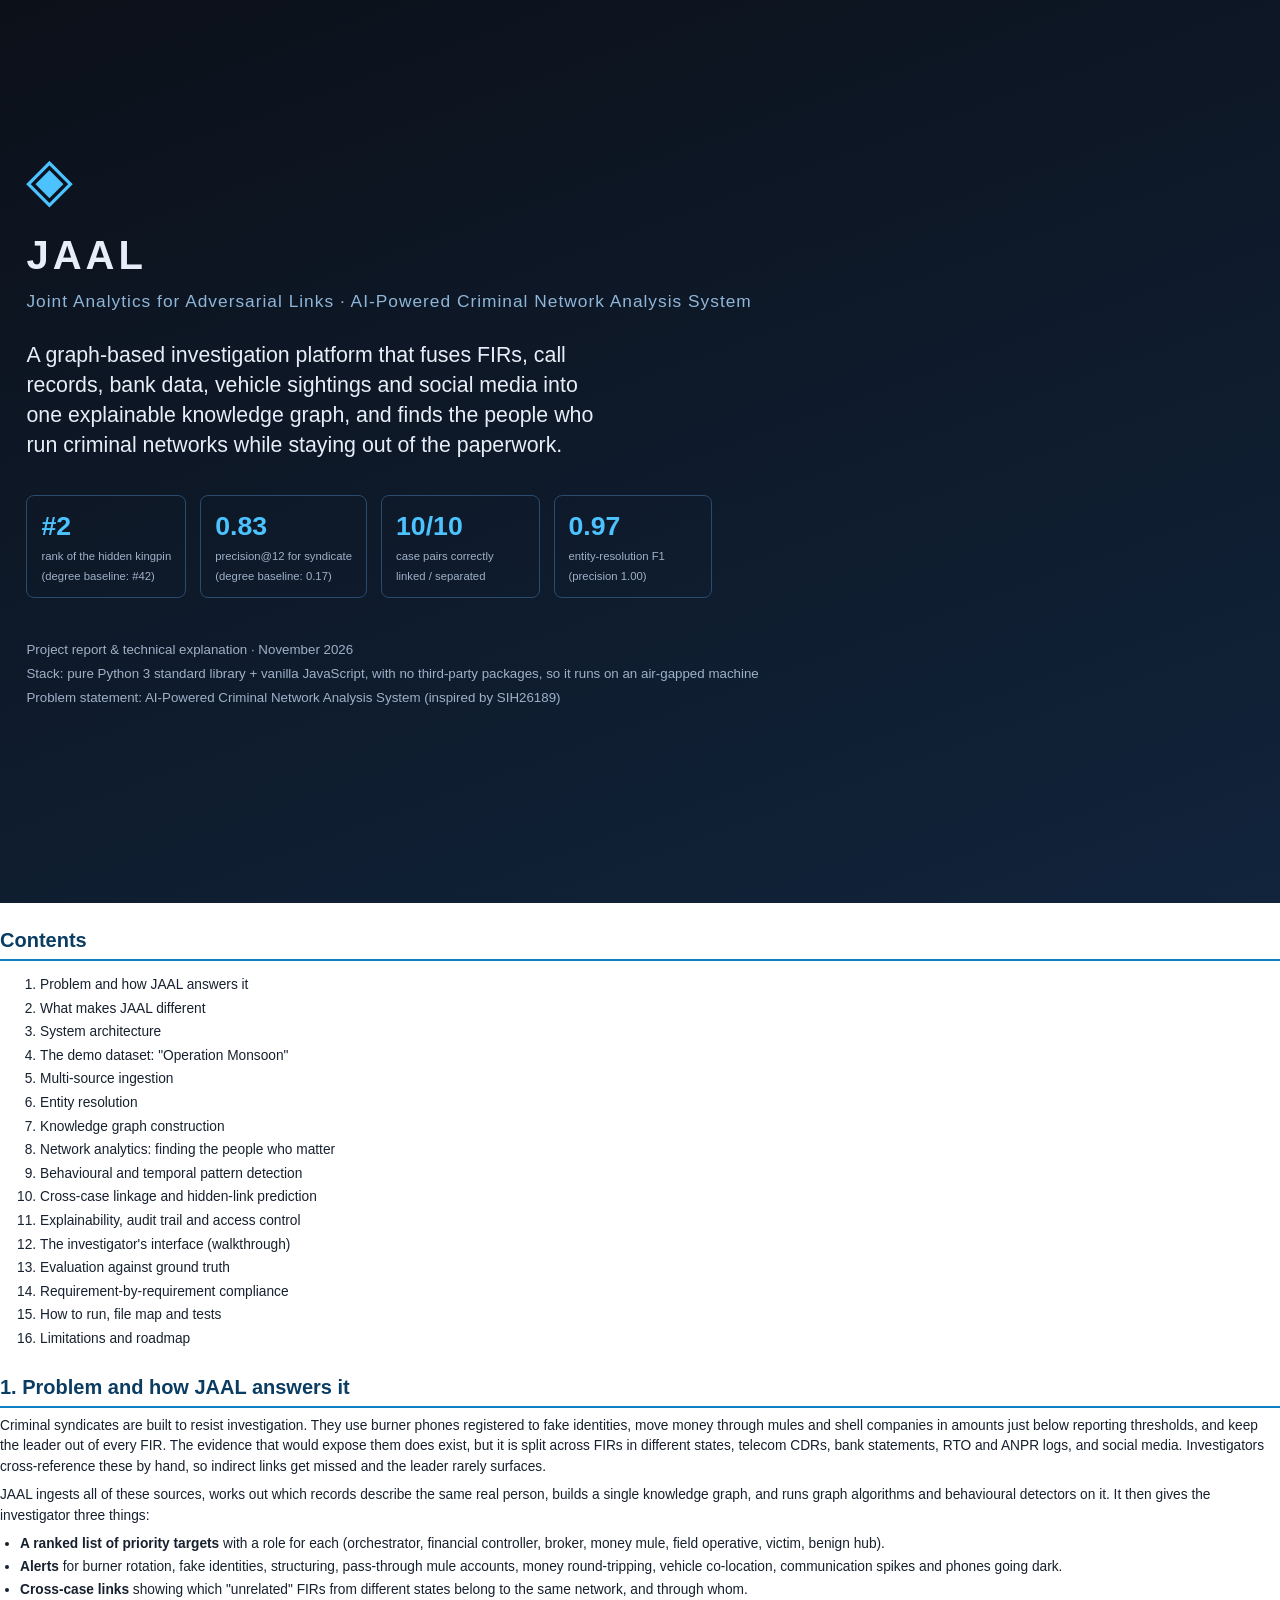
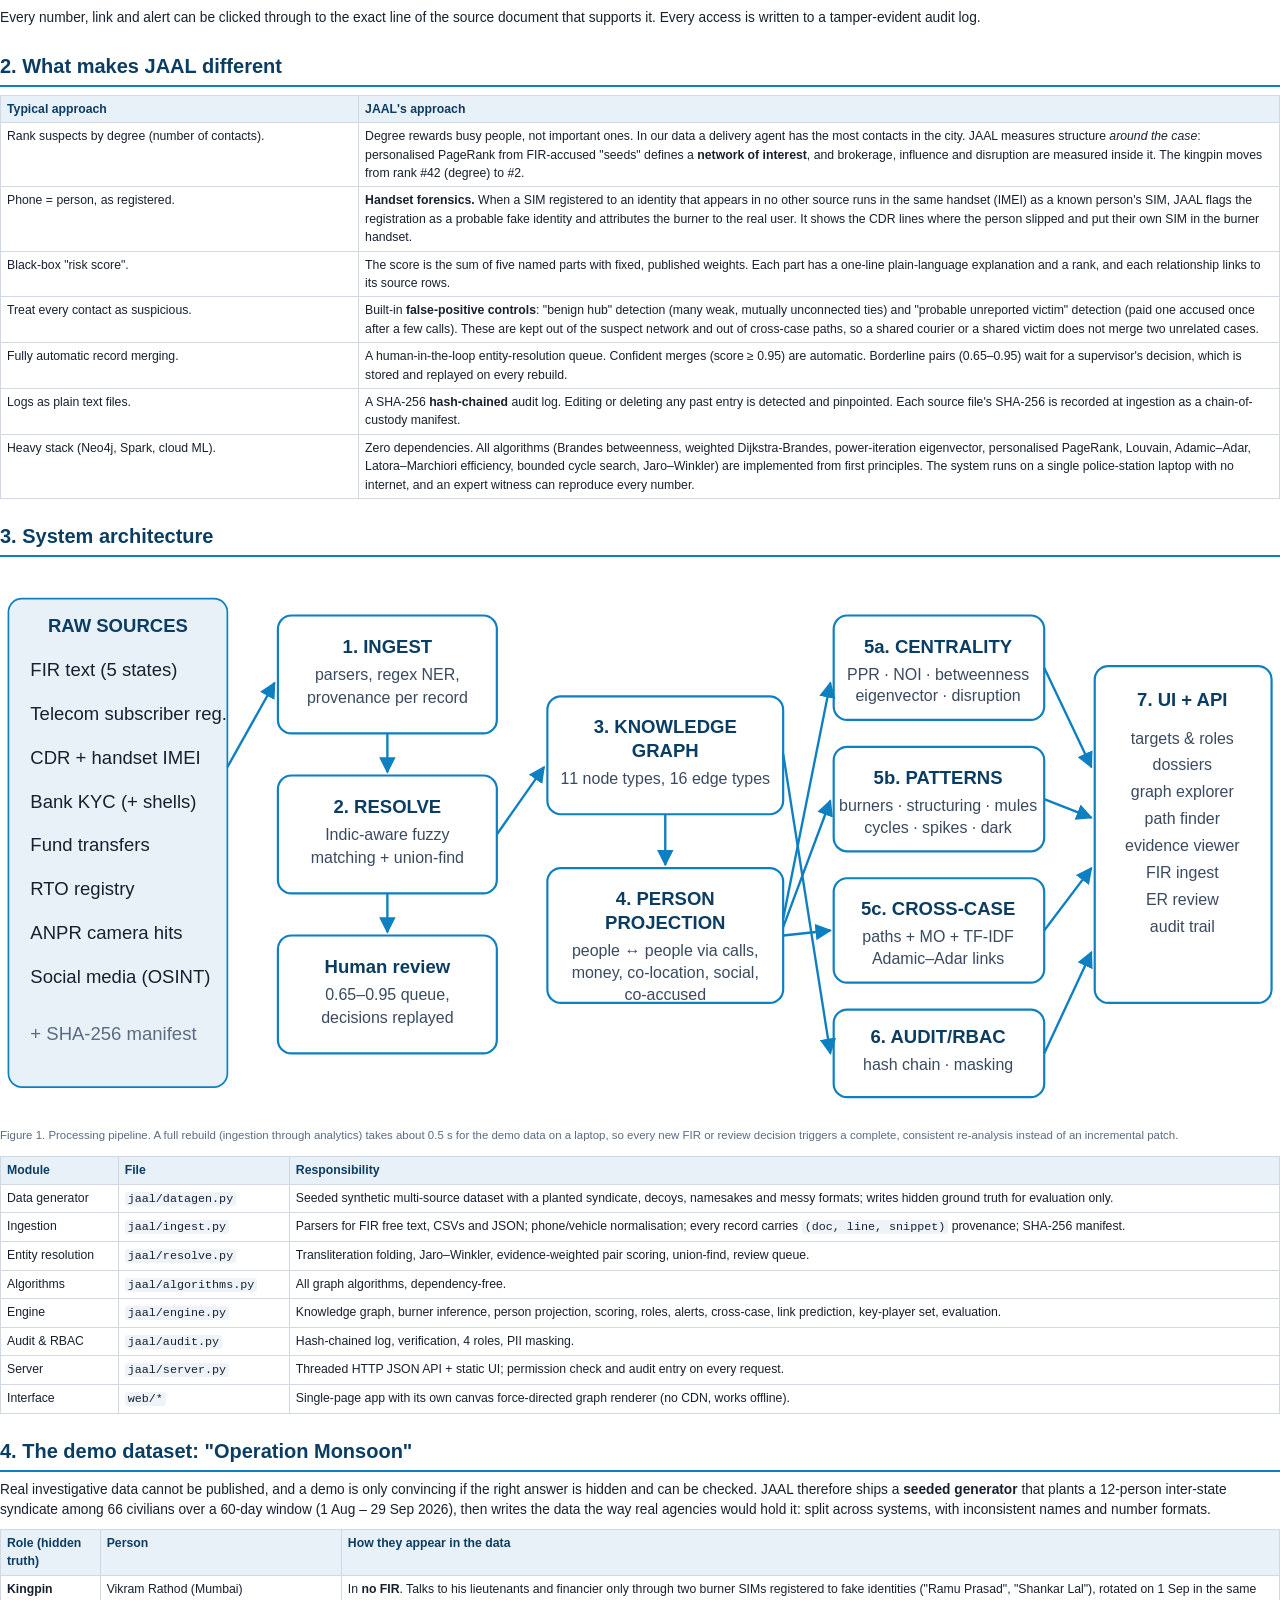
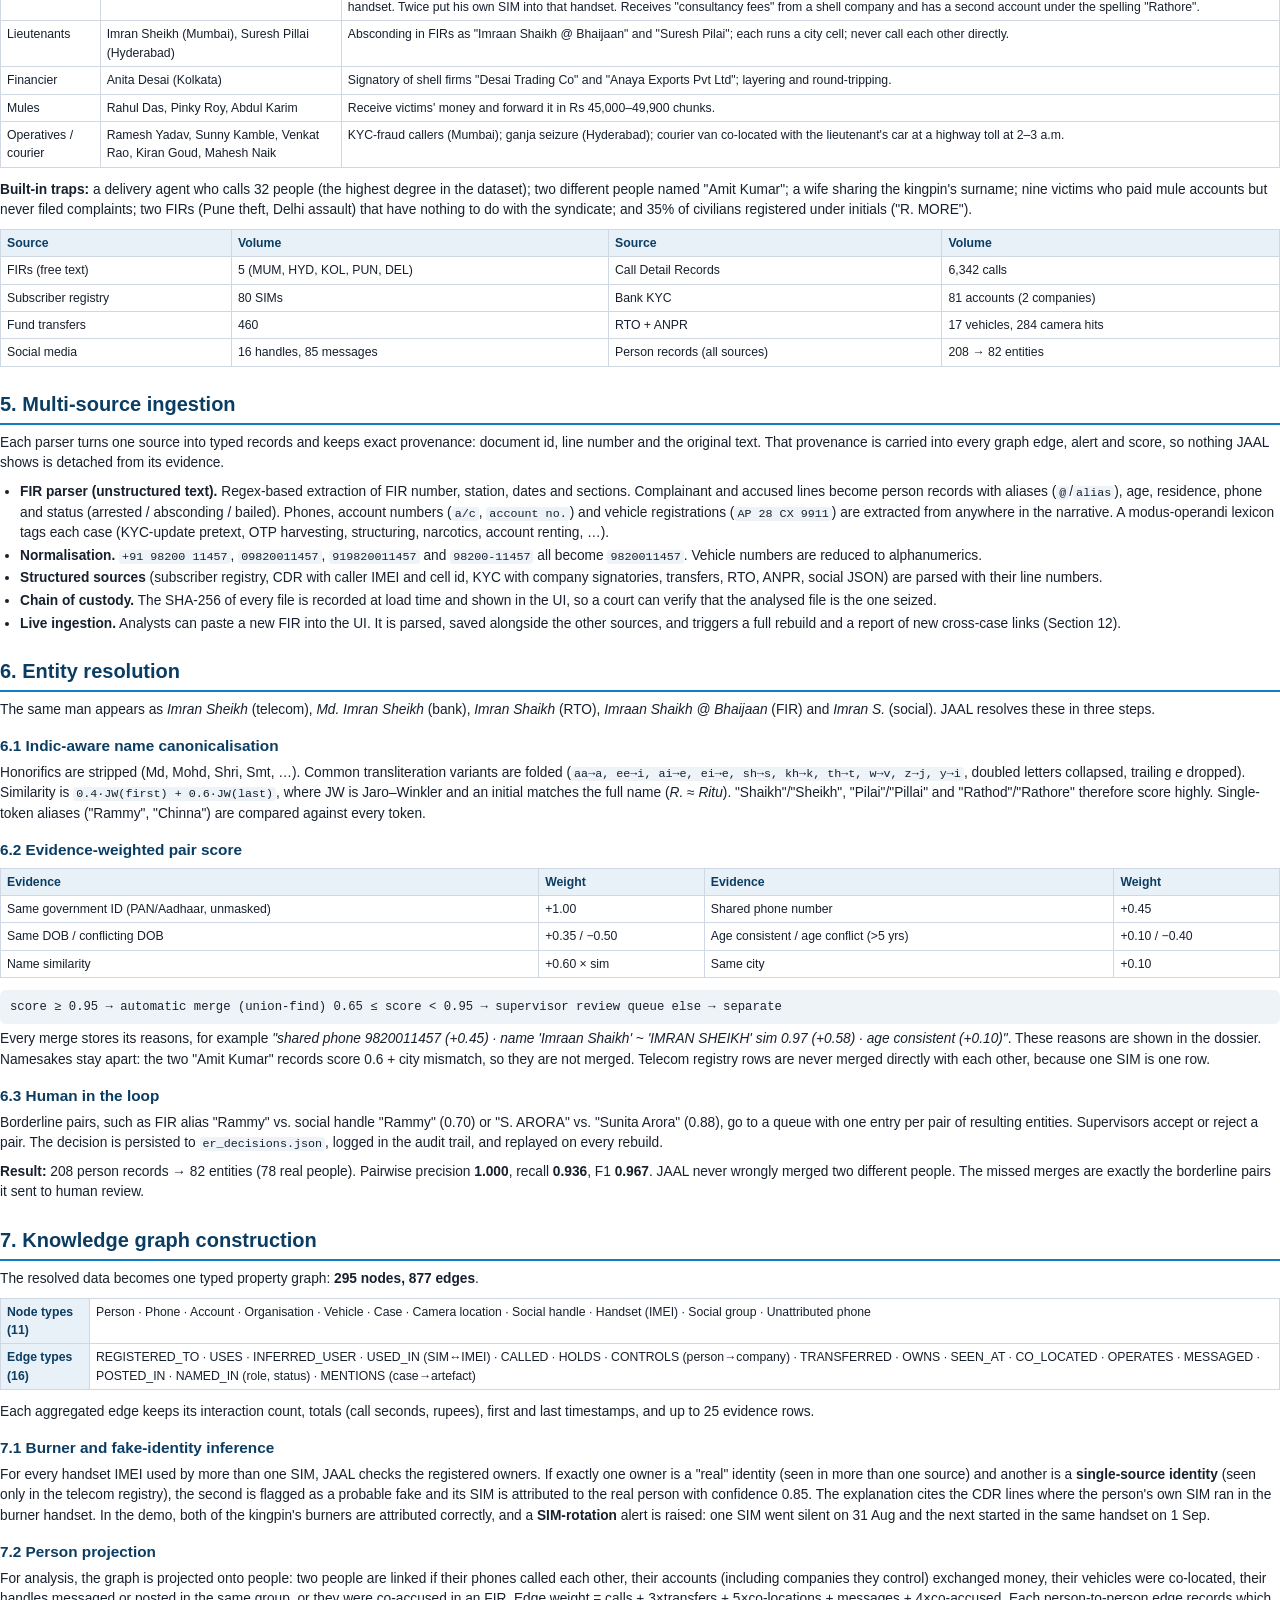
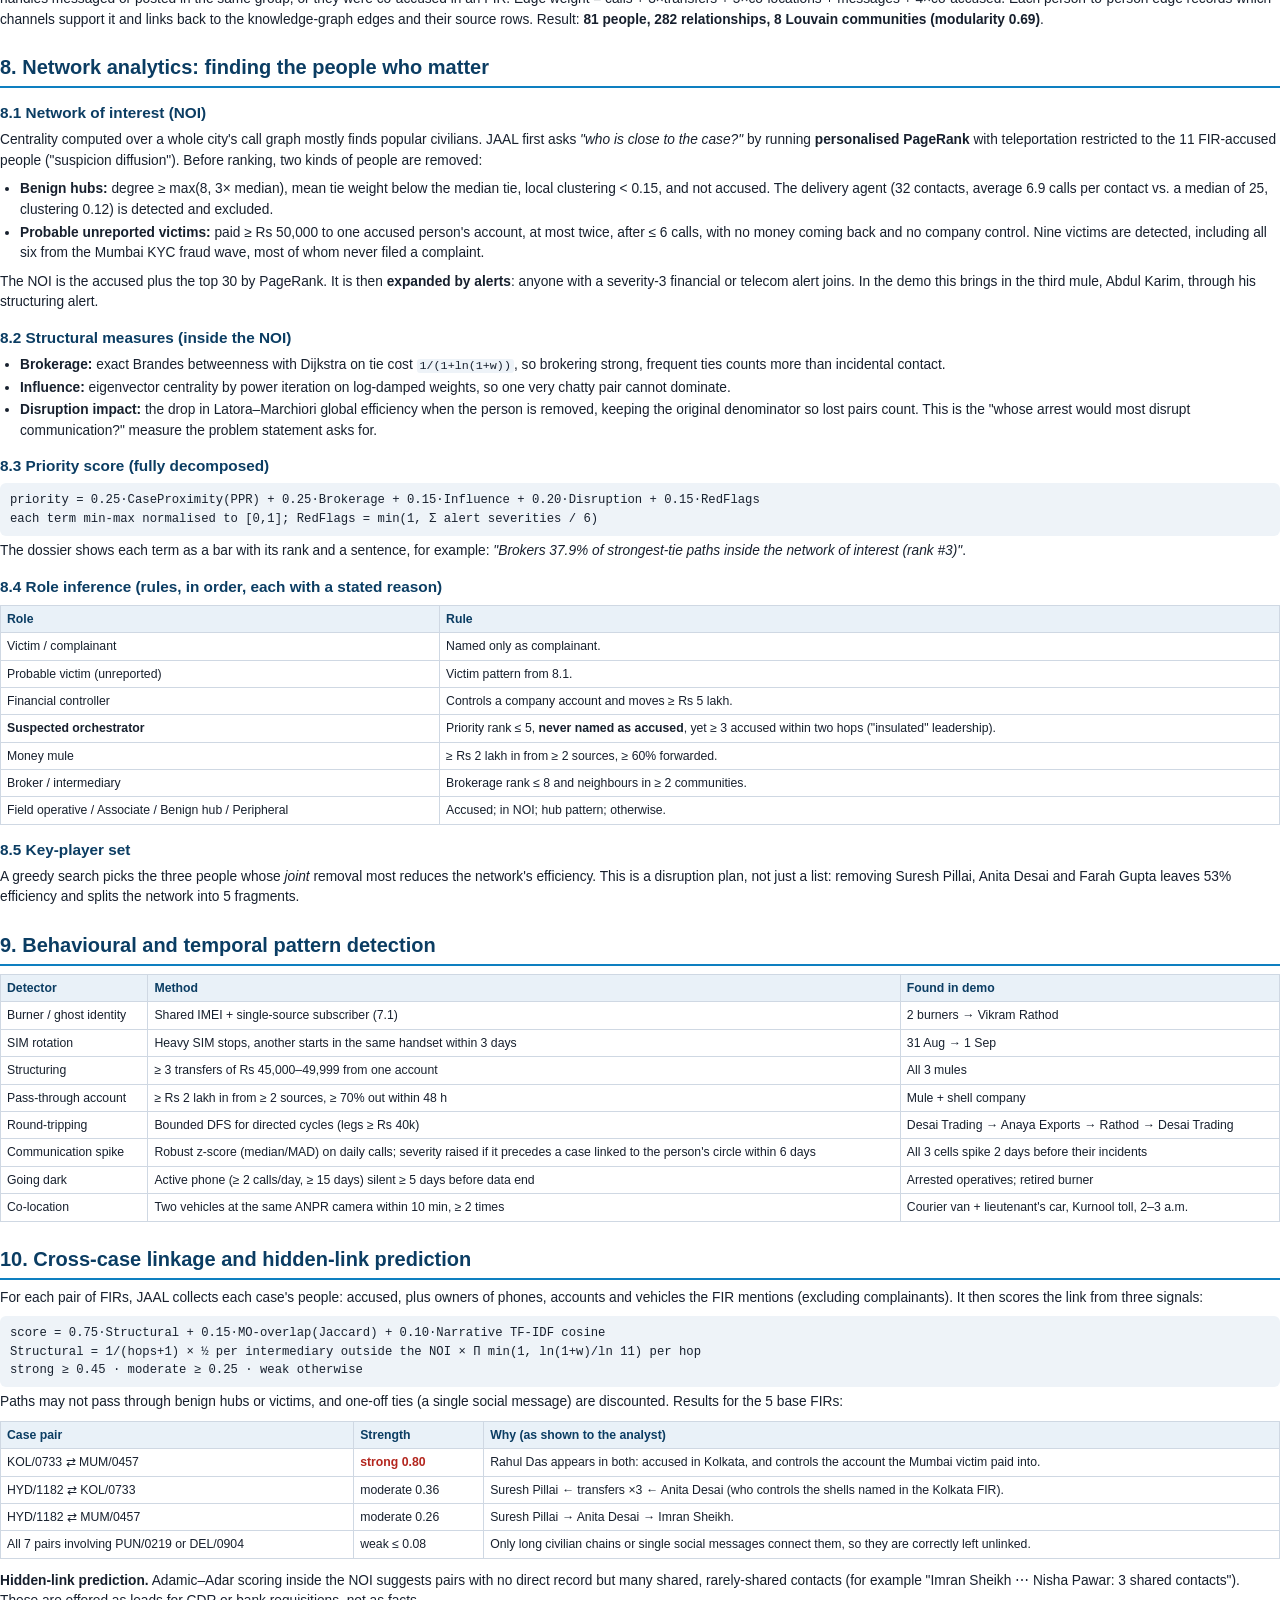
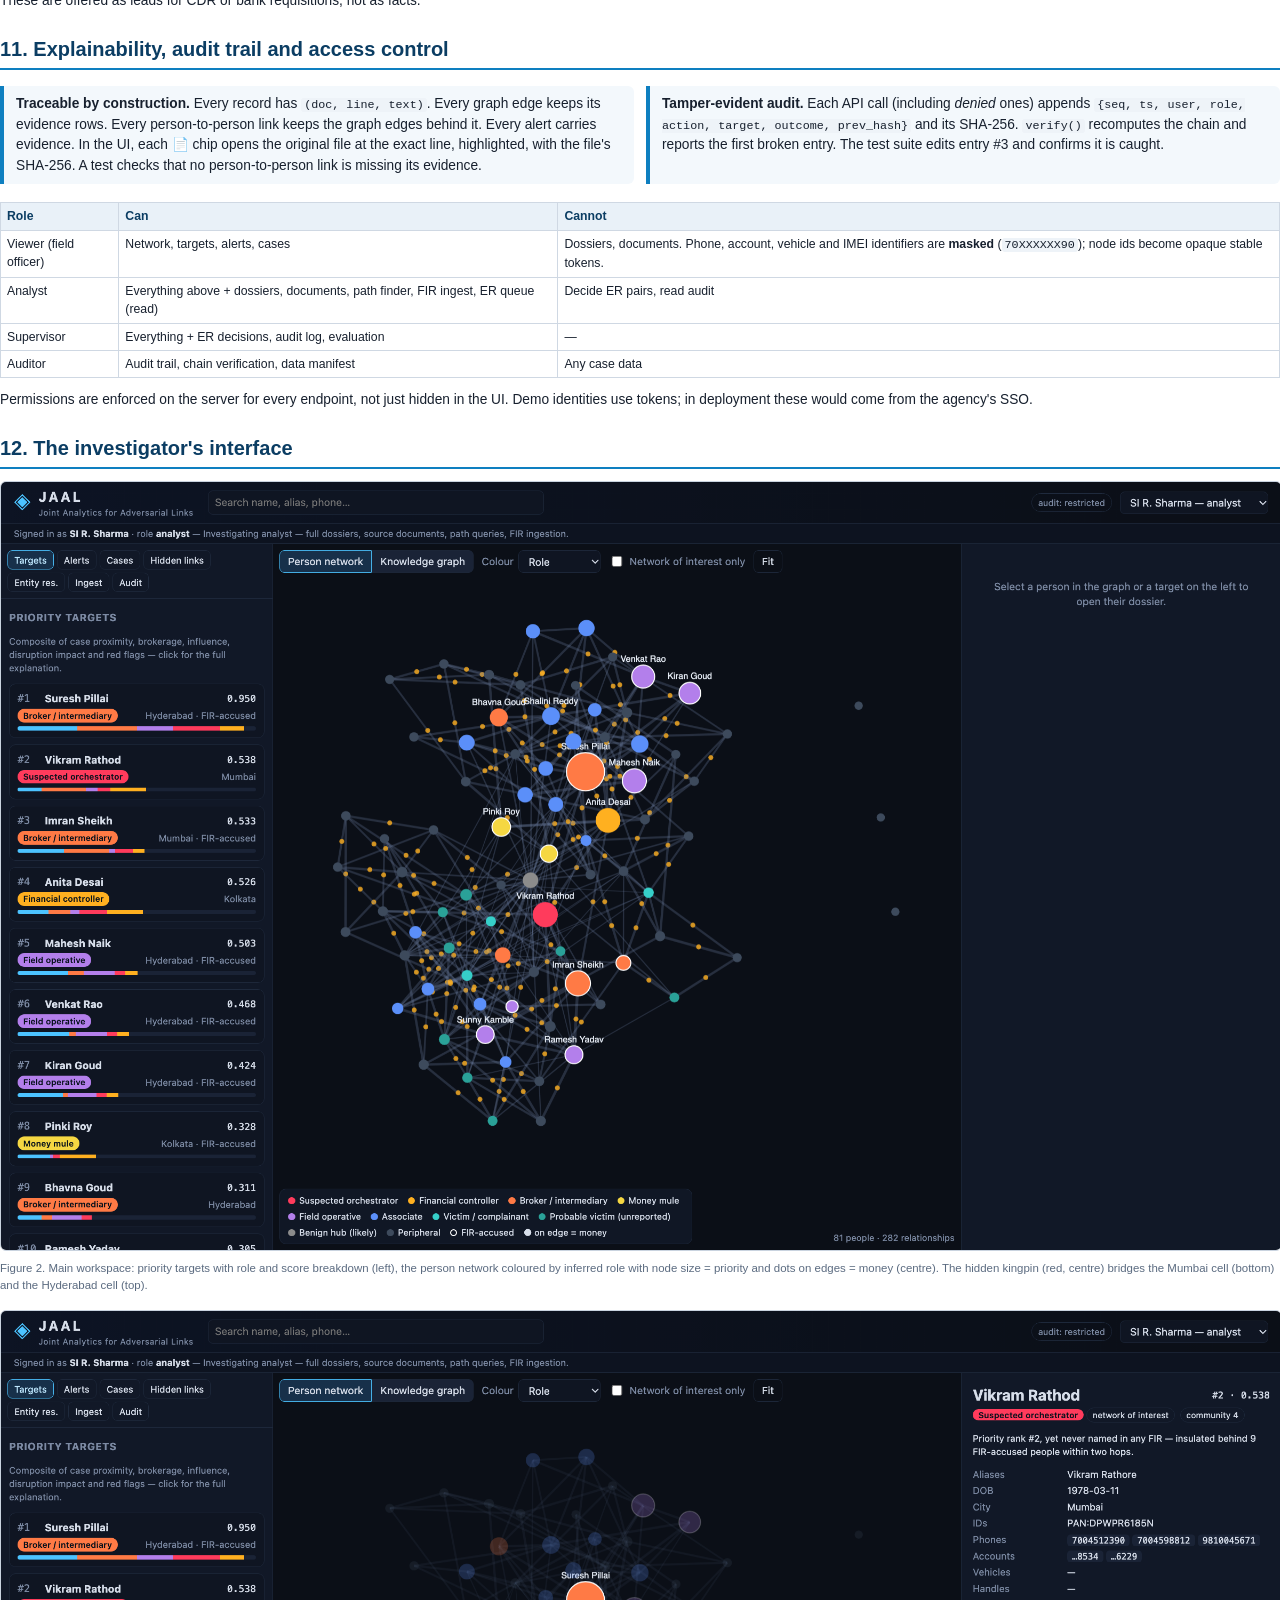
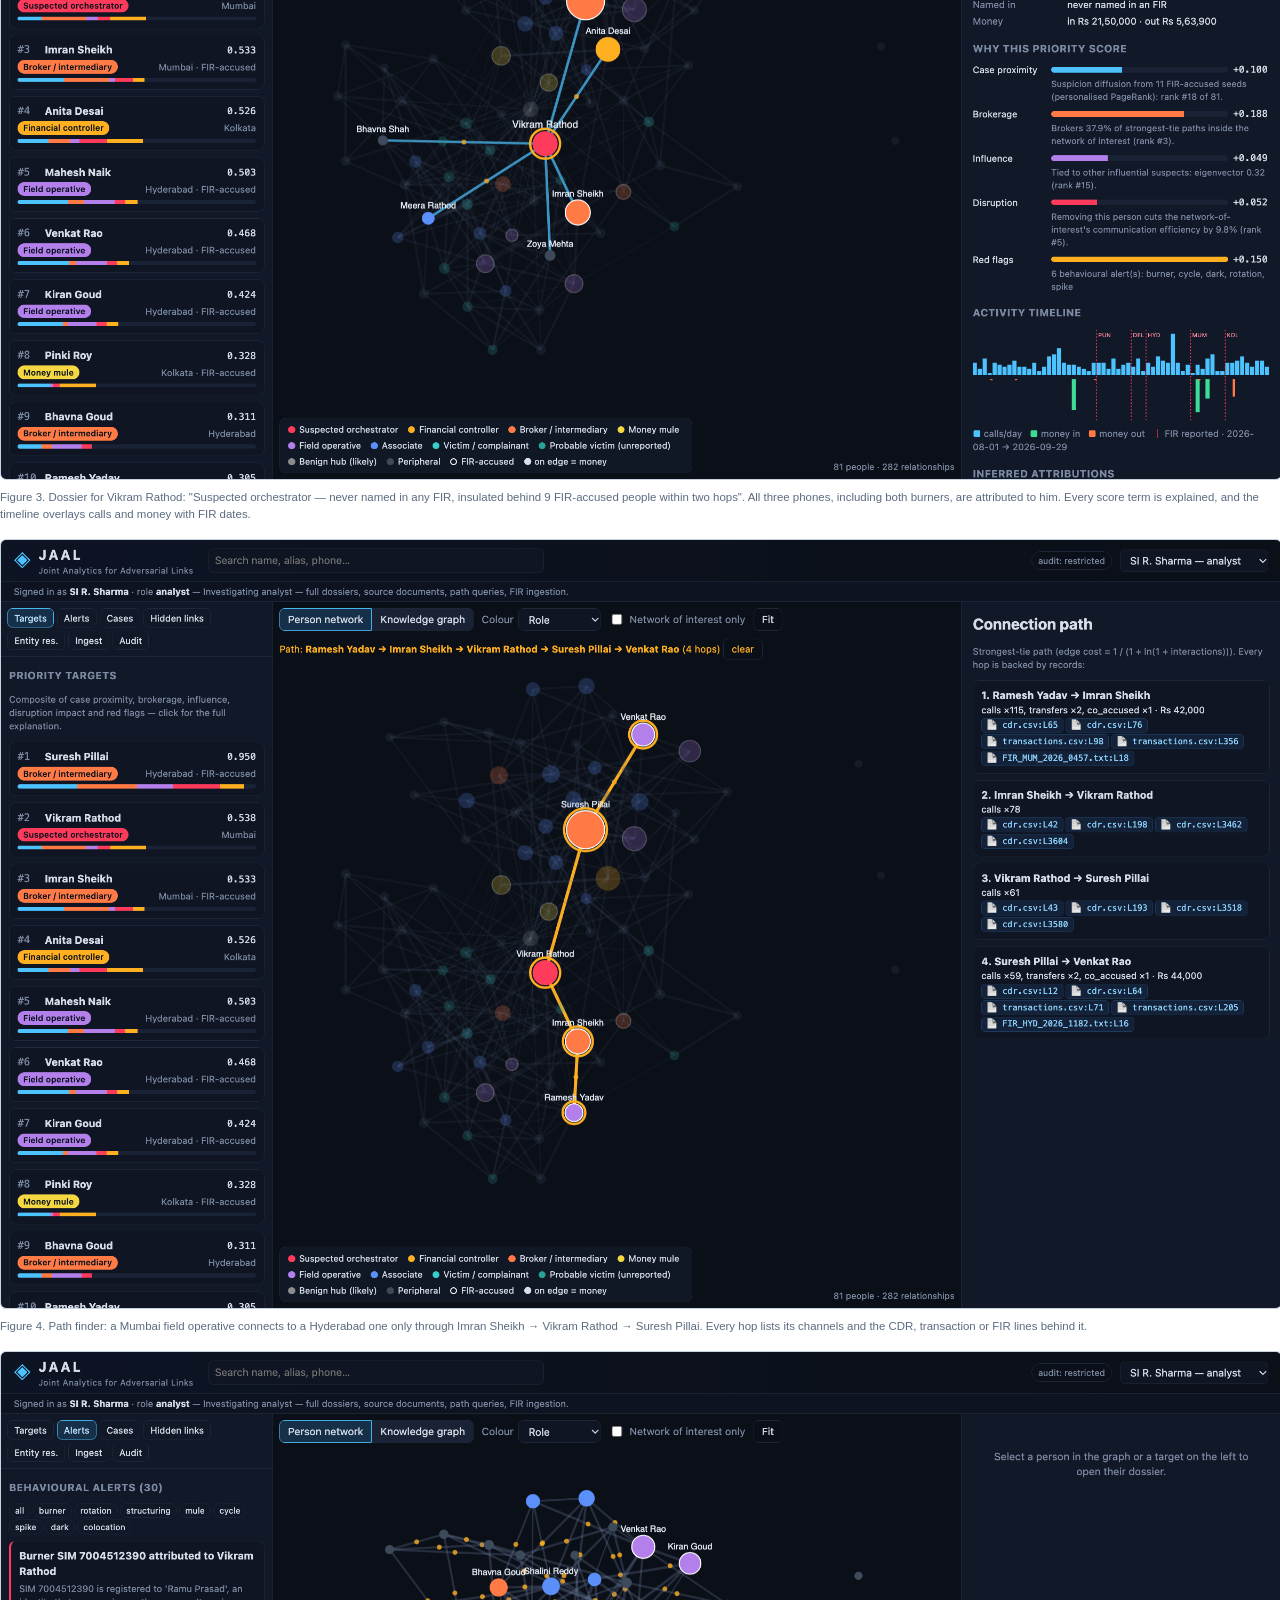
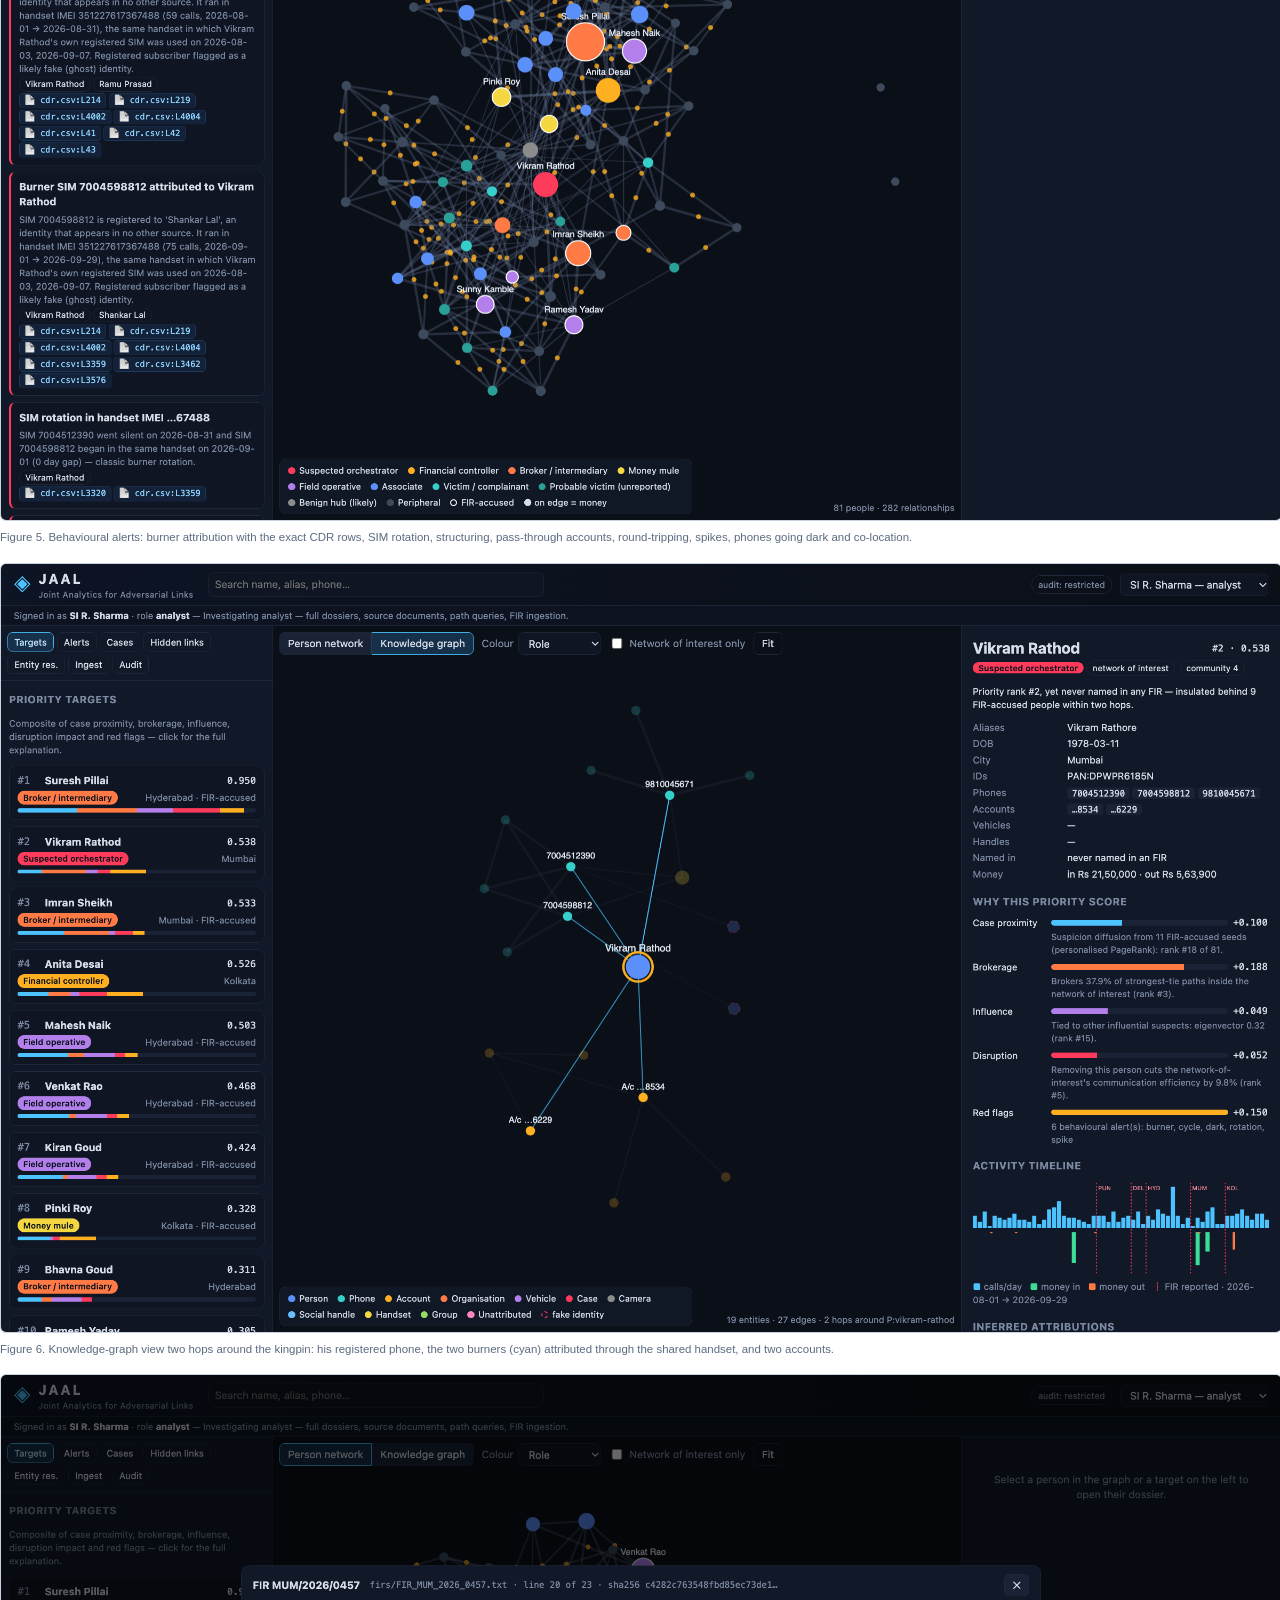
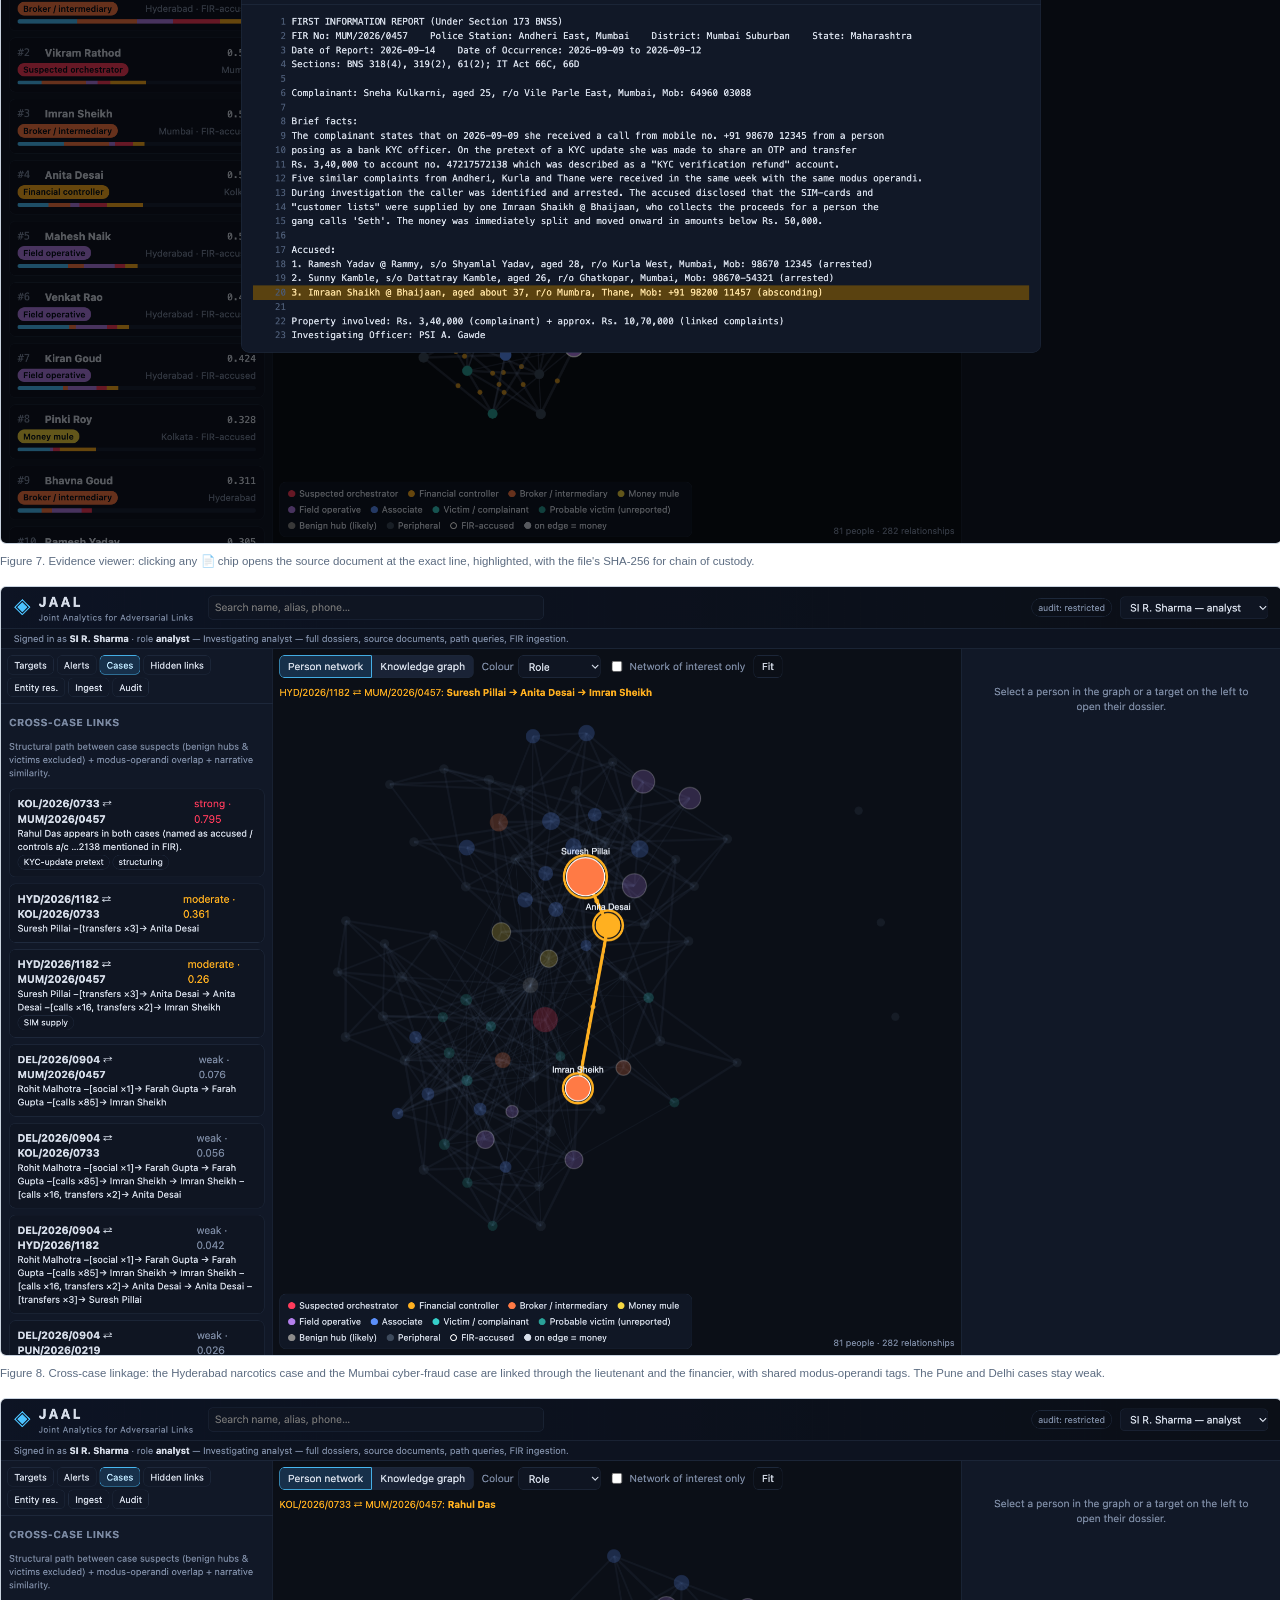
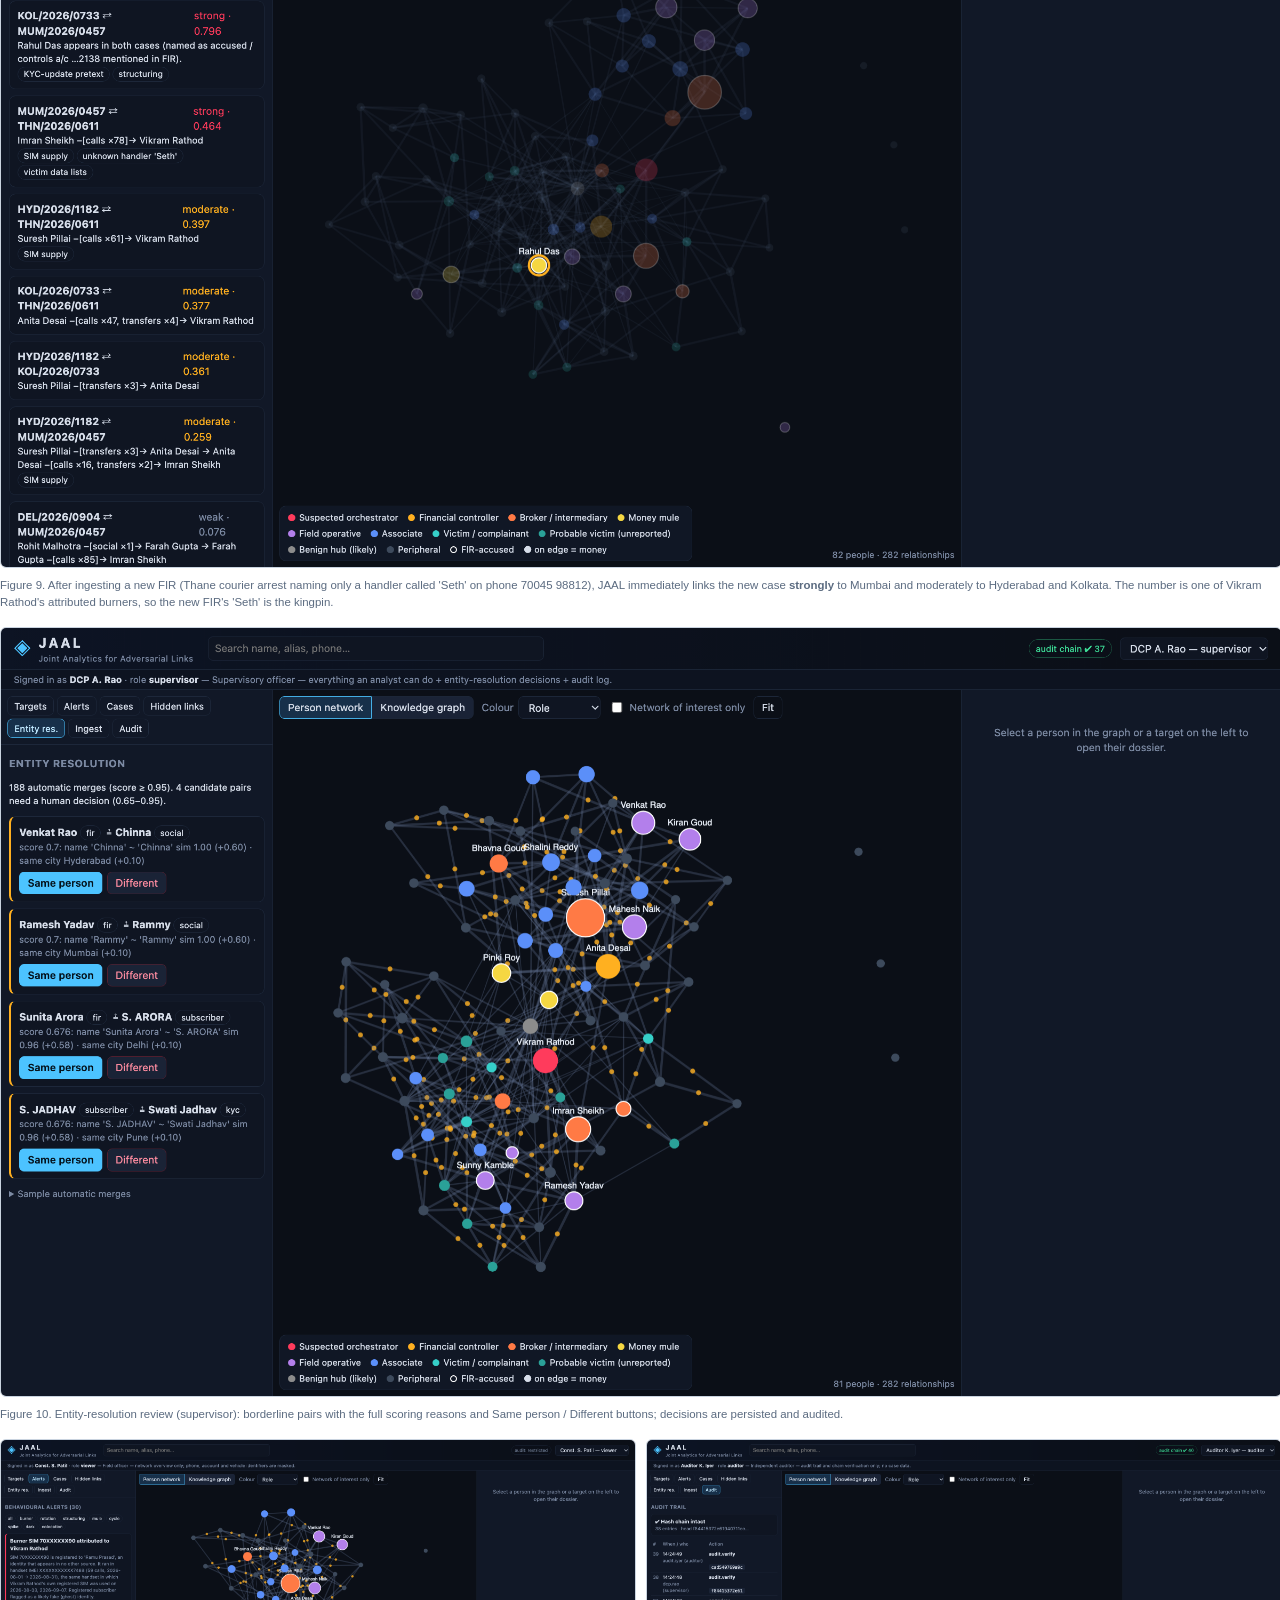
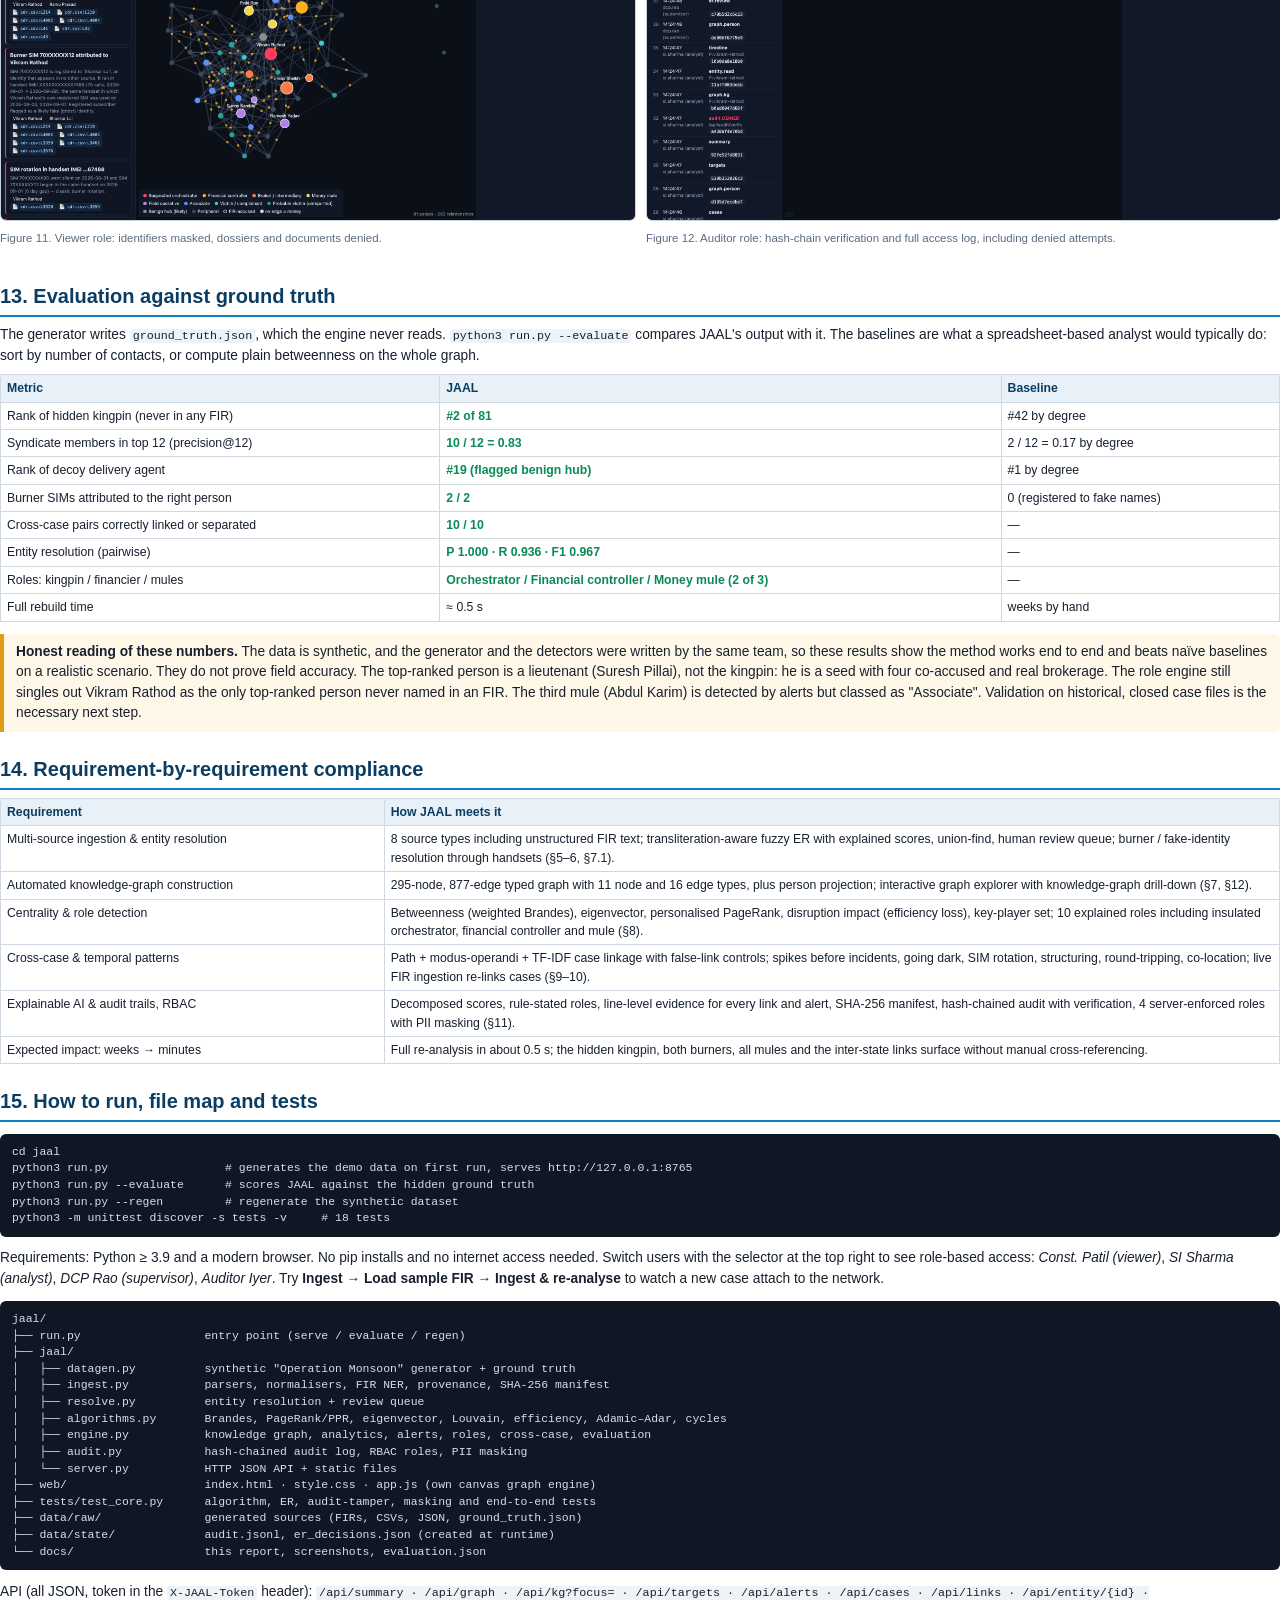
<file: docs/report.html>
<!doctype html>
<html lang="en"><head><meta charset="utf-8"><title>JAAL — Project Report</title>
<style>
@page { size: A4; margin: 16mm 15mm 16mm 15mm; }
body { font: 10.3pt/1.5 -apple-system, "Segoe UI", Inter, Helvetica, Arial, sans-serif; color: #17202e; margin: 0; }
h1 { font-size: 30pt; margin: 0; letter-spacing: 4px; }
h2 { font-size: 15pt; margin: 22px 0 8px; padding-bottom: 4px; border-bottom: 2px solid #0e7fc0; color: #0b3d63; page-break-after: avoid; }
h3 { font-size: 11.5pt; margin: 14px 0 5px; color: #0b3d63; page-break-after: avoid; }
p { margin: 5px 0 8px; }
code, .mono { font-family: Menlo, Consolas, monospace; font-size: 8.8pt; background: #eef3f8; padding: 0 3px; border-radius: 3px; }
pre { font: 8.6pt/1.45 Menlo, Consolas, monospace; background: #0f1724; color: #d7deea; padding: 10px 12px; border-radius: 6px; white-space: pre-wrap; page-break-inside: avoid; }
table { width: 100%; border-collapse: collapse; margin: 6px 0 12px; font-size: 9.2pt; page-break-inside: avoid; }
th, td { border: 1px solid #cfd8e3; padding: 4px 6px; text-align: left; vertical-align: top; }
th { background: #e9f1f8; color: #0b3d63; }
.cover { height: 255mm; display: flex; flex-direction: column; justify-content: center; page-break-after: always;
  background: linear-gradient(160deg, #0b0f17 0%, #11243c 100%); color: #e8eef7; margin: -16mm -15mm 0; padding: 0 22mm; }
.cover .logo { font-size: 46pt; color: #4cc3ff; }
.cover .sub { font-size: 13pt; color: #8fb6d8; margin-top: 4px; letter-spacing: 1px; }
.cover .tag { font-size: 16pt; margin-top: 26px; max-width: 150mm; line-height: 1.4; }
.cover .meta { margin-top: 40px; color: #9fb0c8; font-size: 10pt; line-height: 1.8; }
.cover .kpis { display: flex; gap: 14px; margin-top: 34px; }
.cover .kpi { border: 1px solid #2a4a6e; border-radius: 8px; padding: 10px 14px; min-width: 34mm; }
.cover .kpi b { display: block; font-size: 20pt; color: #4cc3ff; }
.cover .kpi span { font-size: 8.5pt; color: #9fb0c8; }
img.shot { width: 100%; border: 1px solid #c9d3df; border-radius: 6px; margin: 4px 0 2px; }
.cap { font-size: 8.6pt; color: #5b6b80; margin: 0 0 12px; }
.box { background: #f3f8fc; border-left: 4px solid #0e7fc0; padding: 8px 12px; margin: 8px 0 12px; border-radius: 0 6px 6px 0; page-break-inside: avoid; }
.warn { background: #fff7e8; border-left-color: #e19b14; }
.grid2 { display: grid; grid-template-columns: 1fr 1fr; gap: 12px; }
.pb { page-break-before: always; }
.formula { font-family: Menlo, Consolas, monospace; font-size: 9.2pt; background: #eef3f8; padding: 8px 10px; border-radius: 6px; page-break-inside: avoid; }
ul { margin: 4px 0 8px; padding-left: 20px; } li { margin: 2px 0; }
.ok { color: #0a8a55; font-weight: 600; } .no { color: #b3261e; font-weight: 600; }
.toc li { margin: 3px 0; }
</style></head><body>

<section class="cover">
  <div class="logo">◈</div>
  <h1>JAAL</h1>
  <div class="sub">Joint Analytics for Adversarial Links · AI-Powered Criminal Network Analysis System</div>
  <div class="tag">A graph-based investigation platform that fuses FIRs, call records, bank data, vehicle sightings and social media into one explainable knowledge graph, and finds the people who run criminal networks while staying out of the paperwork.</div>
  <div class="kpis">
    <div class="kpi"><b>#2</b><span>rank of the hidden kingpin<br>(degree baseline: #42)</span></div>
    <div class="kpi"><b>0.83</b><span>precision@12 for syndicate<br>(degree baseline: 0.17)</span></div>
    <div class="kpi"><b>10/10</b><span>case pairs correctly<br>linked / separated</span></div>
    <div class="kpi"><b>0.97</b><span>entity-resolution F1<br>(precision 1.00)</span></div>
  </div>
  <div class="meta">Project report & technical explanation · November 2026<br>
  Stack: pure Python 3 standard library + vanilla JavaScript, with no third-party packages, so it runs on an air-gapped machine<br>
  Problem statement: AI-Powered Criminal Network Analysis System (inspired by SIH26189)</div>
</section>

<h2>Contents</h2>
<ol class="toc">
<li>Problem and how JAAL answers it</li><li>What makes JAAL different</li><li>System architecture</li>
<li>The demo dataset: "Operation Monsoon"</li><li>Multi-source ingestion</li><li>Entity resolution</li>
<li>Knowledge graph construction</li><li>Network analytics: finding the people who matter</li><li>Behavioural and temporal pattern detection</li>
<li>Cross-case linkage and hidden-link prediction</li><li>Explainability, audit trail and access control</li><li>The investigator's interface (walkthrough)</li>
<li>Evaluation against ground truth</li><li>Requirement-by-requirement compliance</li><li>How to run, file map and tests</li><li>Limitations and roadmap</li>
</ol>

<h2>1. Problem and how JAAL answers it</h2>
<p>Criminal syndicates are built to resist investigation. They use burner phones registered to fake identities, move money through mules and shell companies in amounts just below reporting thresholds, and keep the leader out of every FIR. The evidence that would expose them does exist, but it is split across FIRs in different states, telecom CDRs, bank statements, RTO and ANPR logs, and social media. Investigators cross-reference these by hand, so indirect links get missed and the leader rarely surfaces.</p>
<p>JAAL ingests all of these sources, works out which records describe the same real person, builds a single knowledge graph, and runs graph algorithms and behavioural detectors on it. It then gives the investigator three things:</p>
<ul>
<li><b>A ranked list of priority targets</b> with a role for each (orchestrator, financial controller, broker, money mule, field operative, victim, benign hub).</li>
<li><b>Alerts</b> for burner rotation, fake identities, structuring, pass-through mule accounts, money round-tripping, vehicle co-location, communication spikes and phones going dark.</li>
<li><b>Cross-case links</b> showing which "unrelated" FIRs from different states belong to the same network, and through whom.</li>
</ul>
<p>Every number, link and alert can be clicked through to the exact line of the source document that supports it. Every access is written to a tamper-evident audit log.</p>

<h2>2. What makes JAAL different</h2>
<table>
<tr><th style="width:28%">Typical approach</th><th>JAAL's approach</th></tr>
<tr><td>Rank suspects by degree (number of contacts).</td><td>Degree rewards busy people, not important ones. In our data a delivery agent has the most contacts in the city. JAAL measures structure <i>around the case</i>: personalised PageRank from FIR-accused "seeds" defines a <b>network of interest</b>, and brokerage, influence and disruption are measured inside it. The kingpin moves from rank #42 (degree) to #2.</td></tr>
<tr><td>Phone = person, as registered.</td><td><b>Handset forensics.</b> When a SIM registered to an identity that appears in no other source runs in the same handset (IMEI) as a known person's SIM, JAAL flags the registration as a probable fake identity and attributes the burner to the real user. It shows the CDR lines where the person slipped and put their own SIM in the burner handset.</td></tr>
<tr><td>Black-box "risk score".</td><td>The score is the sum of five named parts with fixed, published weights. Each part has a one-line plain-language explanation and a rank, and each relationship links to its source rows.</td></tr>
<tr><td>Treat every contact as suspicious.</td><td>Built-in <b>false-positive controls</b>: "benign hub" detection (many weak, mutually unconnected ties) and "probable unreported victim" detection (paid one accused once after a few calls). These are kept out of the suspect network and out of cross-case paths, so a shared courier or a shared victim does not merge two unrelated cases.</td></tr>
<tr><td>Fully automatic record merging.</td><td>A human-in-the-loop entity-resolution queue. Confident merges (score ≥ 0.95) are automatic. Borderline pairs (0.65–0.95) wait for a supervisor's decision, which is stored and replayed on every rebuild.</td></tr>
<tr><td>Logs as plain text files.</td><td>A SHA-256 <b>hash-chained</b> audit log. Editing or deleting any past entry is detected and pinpointed. Each source file's SHA-256 is recorded at ingestion as a chain-of-custody manifest.</td></tr>
<tr><td>Heavy stack (Neo4j, Spark, cloud ML).</td><td>Zero dependencies. All algorithms (Brandes betweenness, weighted Dijkstra-Brandes, power-iteration eigenvector, personalised PageRank, Louvain, Adamic–Adar, Latora–Marchiori efficiency, bounded cycle search, Jaro–Winkler) are implemented from first principles. The system runs on a single police-station laptop with no internet, and an expert witness can reproduce every number.</td></tr>
</table>

<h2 class="pb">3. System architecture</h2>
<svg viewBox="0 0 760 330" width="100%" style="font-family:-apple-system,Segoe UI,sans-serif;font-size:11px">
 <defs><marker id="ar" viewBox="0 0 10 10" refX="9" refY="5" markerWidth="7" markerHeight="7" orient="auto"><path d="M0,0 L10,5 L0,10 z" fill="#0e7fc0"/></marker></defs>
 <g fill="#e9f1f8" stroke="#0e7fc0">
  <rect x="5" y="20" width="130" height="290" rx="8"/>
 </g>
 <text x="70" y="40" text-anchor="middle" font-weight="700" fill="#0b3d63">RAW SOURCES</text>
 <g fill="#17202e"><text x="18" y="66">FIR text (5 states)</text><text x="18" y="92">Telecom subscriber reg.</text><text x="18" y="118">CDR + handset IMEI</text><text x="18" y="144">Bank KYC (+ shells)</text><text x="18" y="170">Fund transfers</text><text x="18" y="196">RTO registry</text><text x="18" y="222">ANPR camera hits</text><text x="18" y="248">Social media (OSINT)</text><text x="18" y="282" fill="#5b6b80">+ SHA-256 manifest</text></g>
 <g fill="#fff" stroke="#0e7fc0" stroke-width="1.3">
  <rect x="165" y="30" width="130" height="70" rx="8"/><rect x="165" y="125" width="130" height="70" rx="8"/><rect x="165" y="220" width="130" height="70" rx="8"/>
  <rect x="325" y="78" width="140" height="70" rx="8"/><rect x="325" y="180" width="140" height="80" rx="8"/>
  <rect x="495" y="30" width="125" height="62" rx="8"/><rect x="495" y="108" width="125" height="62" rx="8"/><rect x="495" y="186" width="125" height="62" rx="8"/><rect x="495" y="264" width="125" height="52" rx="8"/>
  <rect x="650" y="60" width="105" height="200" rx="8"/>
 </g>
 <g text-anchor="middle" fill="#0b3d63" font-weight="700">
  <text x="230" y="52">1. INGEST</text><text x="230" y="147">2. RESOLVE</text><text x="230" y="242">Human review</text>
  <text x="395" y="100">3. KNOWLEDGE</text><text x="395" y="114">GRAPH</text><text x="395" y="202">4. PERSON</text><text x="395" y="216">PROJECTION</text>
  <text x="557" y="52">5a. CENTRALITY</text><text x="557" y="130">5b. PATTERNS</text><text x="557" y="208">5c. CROSS-CASE</text><text x="557" y="284">6. AUDIT/RBAC</text>
  <text x="702" y="84">7. UI + API</text>
 </g>
 <g text-anchor="middle" fill="#3a4a5e" font-size="9.5">
  <text x="230" y="68">parsers, regex NER,</text><text x="230" y="82">provenance per record</text>
  <text x="230" y="163">Indic-aware fuzzy</text><text x="230" y="177">matching + union-find</text>
  <text x="230" y="258">0.65–0.95 queue,</text><text x="230" y="272">decisions replayed</text>
  <text x="395" y="130">11 node types, 16 edge types</text>
  <text x="395" y="232">people ↔ people via calls,</text><text x="395" y="245">money, co-location, social,</text><text x="395" y="258">co-accused</text>
  <text x="557" y="68">PPR · NOI · betweenness</text><text x="557" y="81">eigenvector · disruption</text>
  <text x="557" y="146">burners · structuring · mules</text><text x="557" y="159">cycles · spikes · dark</text>
  <text x="557" y="224">paths + MO + TF-IDF</text><text x="557" y="237">Adamic–Adar links</text>
  <text x="557" y="300">hash chain · masking</text>
  <text x="702" y="106">targets & roles</text><text x="702" y="122">dossiers</text><text x="702" y="138">graph explorer</text><text x="702" y="154">path finder</text><text x="702" y="170">evidence viewer</text><text x="702" y="186">FIR ingest</text><text x="702" y="202">ER review</text><text x="702" y="218">audit trail</text>
 </g>
 <g stroke="#0e7fc0" stroke-width="1.4" fill="none" marker-end="url(#ar)">
  <path d="M135 120 L163 70"/><path d="M230 100 L230 123"/><path d="M230 195 L230 218"/><path d="M295 160 L323 120"/>
  <path d="M395 148 L395 178"/><path d="M465 210 L493 70"/><path d="M465 215 L493 140"/><path d="M465 220 L493 217"/><path d="M465 112 L493 290"/>
  <path d="M620 61 L648 120"/><path d="M620 139 L648 150"/><path d="M620 217 L648 180"/><path d="M620 290 L648 230"/>
 </g>
</svg>
<p class="cap">Figure 1. Processing pipeline. A full rebuild (ingestion through analytics) takes about 0.5 s for the demo data on a laptop, so every new FIR or review decision triggers a complete, consistent re-analysis instead of an incremental patch.</p>

<table>
<tr><th>Module</th><th>File</th><th>Responsibility</th></tr>
<tr><td>Data generator</td><td><code>jaal/datagen.py</code></td><td>Seeded synthetic multi-source dataset with a planted syndicate, decoys, namesakes and messy formats; writes hidden ground truth for evaluation only.</td></tr>
<tr><td>Ingestion</td><td><code>jaal/ingest.py</code></td><td>Parsers for FIR free text, CSVs and JSON; phone/vehicle normalisation; every record carries <code>(doc, line, snippet)</code> provenance; SHA-256 manifest.</td></tr>
<tr><td>Entity resolution</td><td><code>jaal/resolve.py</code></td><td>Transliteration folding, Jaro–Winkler, evidence-weighted pair scoring, union-find, review queue.</td></tr>
<tr><td>Algorithms</td><td><code>jaal/algorithms.py</code></td><td>All graph algorithms, dependency-free.</td></tr>
<tr><td>Engine</td><td><code>jaal/engine.py</code></td><td>Knowledge graph, burner inference, person projection, scoring, roles, alerts, cross-case, link prediction, key-player set, evaluation.</td></tr>
<tr><td>Audit &amp; RBAC</td><td><code>jaal/audit.py</code></td><td>Hash-chained log, verification, 4 roles, PII masking.</td></tr>
<tr><td>Server</td><td><code>jaal/server.py</code></td><td>Threaded HTTP JSON API + static UI; permission check and audit entry on every request.</td></tr>
<tr><td>Interface</td><td><code>web/*</code></td><td>Single-page app with its own canvas force-directed graph renderer (no CDN, works offline).</td></tr>
</table>

<h2 class="pb">4. The demo dataset: "Operation Monsoon"</h2>
<p>Real investigative data cannot be published, and a demo is only convincing if the right answer is hidden and can be checked. JAAL therefore ships a <b>seeded generator</b> that plants a 12-person inter-state syndicate among 66 civilians over a 60-day window (1 Aug – 29 Sep 2026), then writes the data the way real agencies would hold it: split across systems, with inconsistent names and number formats.</p>
<table>
<tr><th>Role (hidden truth)</th><th>Person</th><th>How they appear in the data</th></tr>
<tr><td><b>Kingpin</b></td><td>Vikram Rathod (Mumbai)</td><td>In <b>no FIR</b>. Talks to his lieutenants and financier only through two burner SIMs registered to fake identities ("Ramu Prasad", "Shankar Lal"), rotated on 1 Sep in the same handset. Twice put his own SIM into that handset. Receives "consultancy fees" from a shell company and has a second account under the spelling "Rathore".</td></tr>
<tr><td>Lieutenants</td><td>Imran Sheikh (Mumbai), Suresh Pillai (Hyderabad)</td><td>Absconding in FIRs as "Imraan Shaikh @ Bhaijaan" and "Suresh Pilai"; each runs a city cell; never call each other directly.</td></tr>
<tr><td>Financier</td><td>Anita Desai (Kolkata)</td><td>Signatory of shell firms "Desai Trading Co" and "Anaya Exports Pvt Ltd"; layering and round-tripping.</td></tr>
<tr><td>Mules</td><td>Rahul Das, Pinky Roy, Abdul Karim</td><td>Receive victims' money and forward it in Rs 45,000–49,900 chunks.</td></tr>
<tr><td>Operatives / courier</td><td>Ramesh Yadav, Sunny Kamble, Venkat Rao, Kiran Goud, Mahesh Naik</td><td>KYC-fraud callers (Mumbai); ganja seizure (Hyderabad); courier van co-located with the lieutenant's car at a highway toll at 2–3 a.m.</td></tr>
</table>
<p><b>Built-in traps:</b> a delivery agent who calls 32 people (the highest degree in the dataset); two different people named "Amit Kumar"; a wife sharing the kingpin's surname; nine victims who paid mule accounts but never filed complaints; two FIRs (Pune theft, Delhi assault) that have nothing to do with the syndicate; and 35% of civilians registered under initials ("R. MORE").</p>
<table>
<tr><th>Source</th><th>Volume</th><th>Source</th><th>Volume</th></tr>
<tr><td>FIRs (free text)</td><td>5 (MUM, HYD, KOL, PUN, DEL)</td><td>Call Detail Records</td><td>6,342 calls</td></tr>
<tr><td>Subscriber registry</td><td>80 SIMs</td><td>Bank KYC</td><td>81 accounts (2 companies)</td></tr>
<tr><td>Fund transfers</td><td>460</td><td>RTO + ANPR</td><td>17 vehicles, 284 camera hits</td></tr>
<tr><td>Social media</td><td>16 handles, 85 messages</td><td>Person records (all sources)</td><td>208 → 82 entities</td></tr>
</table>

<h2>5. Multi-source ingestion</h2>
<p>Each parser turns one source into typed records and keeps exact provenance: document id, line number and the original text. That provenance is carried into every graph edge, alert and score, so nothing JAAL shows is detached from its evidence.</p>
<ul>
<li><b>FIR parser (unstructured text).</b> Regex-based extraction of FIR number, station, dates and sections. Complainant and accused lines become person records with aliases (<code>@</code>/<code>alias</code>), age, residence, phone and status (arrested / absconding / bailed). Phones, account numbers (<code>a/c</code>, <code>account no.</code>) and vehicle registrations (<code>AP 28 CX 9911</code>) are extracted from anywhere in the narrative. A modus-operandi lexicon tags each case (KYC-update pretext, OTP harvesting, structuring, narcotics, account renting, …).</li>
<li><b>Normalisation.</b> <code>+91 98200 11457</code>, <code>09820011457</code>, <code>919820011457</code> and <code>98200-11457</code> all become <code>9820011457</code>. Vehicle numbers are reduced to alphanumerics.</li>
<li><b>Structured sources</b> (subscriber registry, CDR with caller IMEI and cell id, KYC with company signatories, transfers, RTO, ANPR, social JSON) are parsed with their line numbers.</li>
<li><b>Chain of custody.</b> The SHA-256 of every file is recorded at load time and shown in the UI, so a court can verify that the analysed file is the one seized.</li>
<li><b>Live ingestion.</b> Analysts can paste a new FIR into the UI. It is parsed, saved alongside the other sources, and triggers a full rebuild and a report of new cross-case links (Section 12).</li>
</ul>

<h2 class="pb">6. Entity resolution</h2>
<p>The same man appears as <i>Imran Sheikh</i> (telecom), <i>Md. Imran Sheikh</i> (bank), <i>Imran Shaikh</i> (RTO), <i>Imraan Shaikh @ Bhaijaan</i> (FIR) and <i>Imran S.</i> (social). JAAL resolves these in three steps.</p>
<h3>6.1 Indic-aware name canonicalisation</h3>
<p>Honorifics are stripped (Md, Mohd, Shri, Smt, …). Common transliteration variants are folded (<code>aa→a, ee→i, ai→e, ei→e, sh→s, kh→k, th→t, w→v, z→j, y→i</code>, doubled letters collapsed, trailing <i>e</i> dropped). Similarity is <code>0.4·JW(first) + 0.6·JW(last)</code>, where JW is Jaro–Winkler and an initial matches the full name (<i>R.</i> ≈ <i>Ritu</i>). "Shaikh"/"Sheikh", "Pilai"/"Pillai" and "Rathod"/"Rathore" therefore score highly. Single-token aliases ("Rammy", "Chinna") are compared against every token.</p>
<h3>6.2 Evidence-weighted pair score</h3>
<table>
<tr><th>Evidence</th><th>Weight</th><th>Evidence</th><th>Weight</th></tr>
<tr><td>Same government ID (PAN/Aadhaar, unmasked)</td><td>+1.00</td><td>Shared phone number</td><td>+0.45</td></tr>
<tr><td>Same DOB / conflicting DOB</td><td>+0.35 / −0.50</td><td>Age consistent / age conflict (&gt;5 yrs)</td><td>+0.10 / −0.40</td></tr>
<tr><td>Name similarity</td><td>+0.60 × sim</td><td>Same city</td><td>+0.10</td></tr>
</table>
<div class="formula">score ≥ 0.95 → automatic merge (union-find)      0.65 ≤ score &lt; 0.95 → supervisor review queue      else → separate</div>
<p>Every merge stores its reasons, for example <i>"shared phone 9820011457 (+0.45) · name 'Imraan Shaikh' ~ 'IMRAN SHEIKH' sim 0.97 (+0.58) · age consistent (+0.10)"</i>. These reasons are shown in the dossier. Namesakes stay apart: the two "Amit Kumar" records score 0.6 + city mismatch, so they are not merged. Telecom registry rows are never merged directly with each other, because one SIM is one row.</p>
<h3>6.3 Human in the loop</h3>
<p>Borderline pairs, such as FIR alias "Rammy" vs. social handle "Rammy" (0.70) or "S. ARORA" vs. "Sunita Arora" (0.88), go to a queue with one entry per pair of resulting entities. Supervisors accept or reject a pair. The decision is persisted to <code>er_decisions.json</code>, logged in the audit trail, and replayed on every rebuild.</p>
<p><b>Result:</b> 208 person records → 82 entities (78 real people). Pairwise precision <b>1.000</b>, recall <b>0.936</b>, F1 <b>0.967</b>. JAAL never wrongly merged two different people. The missed merges are exactly the borderline pairs it sent to human review.</p>

<h2>7. Knowledge graph construction</h2>
<p>The resolved data becomes one typed property graph: <b>295 nodes, 877 edges</b>.</p>
<table>
<tr><th>Node types (11)</th><td>Person · Phone · Account · Organisation · Vehicle · Case · Camera location · Social handle · Handset (IMEI) · Social group · Unattributed phone</td></tr>
<tr><th>Edge types (16)</th><td>REGISTERED_TO · USES · INFERRED_USER · USED_IN (SIM↔IMEI) · CALLED · HOLDS · CONTROLS (person→company) · TRANSFERRED · OWNS · SEEN_AT · CO_LOCATED · OPERATES · MESSAGED · POSTED_IN · NAMED_IN (role, status) · MENTIONS (case→artefact)</td></tr>
</table>
<p>Each aggregated edge keeps its interaction count, totals (call seconds, rupees), first and last timestamps, and up to 25 evidence rows.</p>
<h3>7.1 Burner and fake-identity inference</h3>
<p>For every handset IMEI used by more than one SIM, JAAL checks the registered owners. If exactly one owner is a "real" identity (seen in more than one source) and another is a <b>single-source identity</b> (seen only in the telecom registry), the second is flagged as a probable fake and its SIM is attributed to the real person with confidence 0.85. The explanation cites the CDR lines where the person's own SIM ran in the burner handset. In the demo, both of the kingpin's burners are attributed correctly, and a <b>SIM-rotation</b> alert is raised: one SIM went silent on 31 Aug and the next started in the same handset on 1 Sep.</p>
<h3>7.2 Person projection</h3>
<p>For analysis, the graph is projected onto people: two people are linked if their phones called each other, their accounts (including companies they control) exchanged money, their vehicles were co-located, their handles messaged or posted in the same group, or they were co-accused in an FIR. Edge weight = calls + 3×transfers + 5×co-locations + messages + 4×co-accused. Each person-to-person edge records which channels support it and links back to the knowledge-graph edges and their source rows. Result: <b>81 people, 282 relationships, 8 Louvain communities (modularity 0.69)</b>.</p>

<h2 class="pb">8. Network analytics: finding the people who matter</h2>
<h3>8.1 Network of interest (NOI)</h3>
<p>Centrality computed over a whole city's call graph mostly finds popular civilians. JAAL first asks <i>"who is close to the case?"</i> by running <b>personalised PageRank</b> with teleportation restricted to the 11 FIR-accused people ("suspicion diffusion"). Before ranking, two kinds of people are removed:</p>
<ul>
<li><b>Benign hubs:</b> degree ≥ max(8, 3× median), mean tie weight below the median tie, local clustering &lt; 0.15, and not accused. The delivery agent (32 contacts, average 6.9 calls per contact vs. a median of 25, clustering 0.12) is detected and excluded.</li>
<li><b>Probable unreported victims:</b> paid ≥ Rs 50,000 to one accused person's account, at most twice, after ≤ 6 calls, with no money coming back and no company control. Nine victims are detected, including all six from the Mumbai KYC fraud wave, most of whom never filed a complaint.</li>
</ul>
<p>The NOI is the accused plus the top 30 by PageRank. It is then <b>expanded by alerts</b>: anyone with a severity-3 financial or telecom alert joins. In the demo this brings in the third mule, Abdul Karim, through his structuring alert.</p>
<h3>8.2 Structural measures (inside the NOI)</h3>
<ul>
<li><b>Brokerage:</b> exact Brandes betweenness with Dijkstra on tie cost <code>1/(1+ln(1+w))</code>, so brokering strong, frequent ties counts more than incidental contact.</li>
<li><b>Influence:</b> eigenvector centrality by power iteration on log-damped weights, so one very chatty pair cannot dominate.</li>
<li><b>Disruption impact:</b> the drop in Latora–Marchiori global efficiency when the person is removed, keeping the original denominator so lost pairs count. This is the "whose arrest would most disrupt communication?" measure the problem statement asks for.</li>
</ul>
<h3>8.3 Priority score (fully decomposed)</h3>
<div class="formula">priority = 0.25·CaseProximity(PPR) + 0.25·Brokerage + 0.15·Influence + 0.20·Disruption + 0.15·RedFlags<br>
each term min-max normalised to [0,1];  RedFlags = min(1, Σ alert severities / 6)</div>
<p>The dossier shows each term as a bar with its rank and a sentence, for example: <i>"Brokers 37.9% of strongest-tie paths inside the network of interest (rank #3)"</i>.</p>
<h3>8.4 Role inference (rules, in order, each with a stated reason)</h3>
<table>
<tr><th>Role</th><th>Rule</th></tr>
<tr><td>Victim / complainant</td><td>Named only as complainant.</td></tr>
<tr><td>Probable victim (unreported)</td><td>Victim pattern from 8.1.</td></tr>
<tr><td>Financial controller</td><td>Controls a company account and moves ≥ Rs 5 lakh.</td></tr>
<tr><td><b>Suspected orchestrator</b></td><td>Priority rank ≤ 5, <b>never named as accused</b>, yet ≥ 3 accused within two hops ("insulated" leadership).</td></tr>
<tr><td>Money mule</td><td>≥ Rs 2 lakh in from ≥ 2 sources, ≥ 60% forwarded.</td></tr>
<tr><td>Broker / intermediary</td><td>Brokerage rank ≤ 8 and neighbours in ≥ 2 communities.</td></tr>
<tr><td>Field operative / Associate / Benign hub / Peripheral</td><td>Accused; in NOI; hub pattern; otherwise.</td></tr>
</table>
<h3>8.5 Key-player set</h3>
<p>A greedy search picks the three people whose <i>joint</i> removal most reduces the network's efficiency. This is a disruption plan, not just a list: removing Suresh Pillai, Anita Desai and Farah Gupta leaves 53% efficiency and splits the network into 5 fragments.</p>

<h2>9. Behavioural and temporal pattern detection</h2>
<table>
<tr><th>Detector</th><th>Method</th><th>Found in demo</th></tr>
<tr><td>Burner / ghost identity</td><td>Shared IMEI + single-source subscriber (7.1)</td><td>2 burners → Vikram Rathod</td></tr>
<tr><td>SIM rotation</td><td>Heavy SIM stops, another starts in the same handset within 3 days</td><td>31 Aug → 1 Sep</td></tr>
<tr><td>Structuring</td><td>≥ 3 transfers of Rs 45,000–49,999 from one account</td><td>All 3 mules</td></tr>
<tr><td>Pass-through account</td><td>≥ Rs 2 lakh in from ≥ 2 sources, ≥ 70% out within 48 h</td><td>Mule + shell company</td></tr>
<tr><td>Round-tripping</td><td>Bounded DFS for directed cycles (legs ≥ Rs 40k)</td><td>Desai Trading → Anaya Exports → Rathod → Desai Trading</td></tr>
<tr><td>Communication spike</td><td>Robust z-score (median/MAD) on daily calls; severity raised if it precedes a case linked to the person's circle within 6 days</td><td>All 3 cells spike 2 days before their incidents</td></tr>
<tr><td>Going dark</td><td>Active phone (≥ 2 calls/day, ≥ 15 days) silent ≥ 5 days before data end</td><td>Arrested operatives; retired burner</td></tr>
<tr><td>Co-location</td><td>Two vehicles at the same ANPR camera within 10 min, ≥ 2 times</td><td>Courier van + lieutenant's car, Kurnool toll, 2–3 a.m.</td></tr>
</table>

<h2 class="pb">10. Cross-case linkage and hidden-link prediction</h2>
<p>For each pair of FIRs, JAAL collects each case's people: accused, plus owners of phones, accounts and vehicles the FIR mentions (excluding complainants). It then scores the link from three signals:</p>
<div class="formula">score = 0.75·Structural + 0.15·MO-overlap(Jaccard) + 0.10·Narrative TF-IDF cosine<br>
Structural = 1/(hops+1) × ½ per intermediary outside the NOI × Π min(1, ln(1+w)/ln 11) per hop<br>
strong ≥ 0.45 · moderate ≥ 0.25 · weak otherwise</div>
<p>Paths may not pass through benign hubs or victims, and one-off ties (a single social message) are discounted. Results for the 5 base FIRs:</p>
<table>
<tr><th>Case pair</th><th>Strength</th><th>Why (as shown to the analyst)</th></tr>
<tr><td>KOL/0733 ⇄ MUM/0457</td><td class="no">strong 0.80</td><td>Rahul Das appears in both: accused in Kolkata, and controls the account the Mumbai victim paid into.</td></tr>
<tr><td>HYD/1182 ⇄ KOL/0733</td><td>moderate 0.36</td><td>Suresh Pillai ← transfers ×3 ← Anita Desai (who controls the shells named in the Kolkata FIR).</td></tr>
<tr><td>HYD/1182 ⇄ MUM/0457</td><td>moderate 0.26</td><td>Suresh Pillai → Anita Desai → Imran Sheikh.</td></tr>
<tr><td>All 7 pairs involving PUN/0219 or DEL/0904</td><td>weak ≤ 0.08</td><td>Only long civilian chains or single social messages connect them, so they are correctly left unlinked.</td></tr>
</table>
<p><b>Hidden-link prediction.</b> Adamic–Adar scoring inside the NOI suggests pairs with no direct record but many shared, rarely-shared contacts (for example "Imran Sheikh ⋯ Nisha Pawar: 3 shared contacts"). These are offered as leads for CDR or bank requisitions, not as facts.</p>

<h2>11. Explainability, audit trail and access control</h2>
<div class="grid2">
<div class="box"><b>Traceable by construction.</b> Every record has <code>(doc, line, text)</code>. Every graph edge keeps its evidence rows. Every person-to-person link keeps the graph edges behind it. Every alert carries evidence. In the UI, each 📄 chip opens the original file at the exact line, highlighted, with the file's SHA-256. A test checks that no person-to-person link is missing its evidence.</div>
<div class="box"><b>Tamper-evident audit.</b> Each API call (including <i>denied</i> ones) appends <code>{seq, ts, user, role, action, target, outcome, prev_hash}</code> and its SHA-256. <code>verify()</code> recomputes the chain and reports the first broken entry. The test suite edits entry #3 and confirms it is caught.</div>
</div>
<table>
<tr><th>Role</th><th>Can</th><th>Cannot</th></tr>
<tr><td>Viewer (field officer)</td><td>Network, targets, alerts, cases</td><td>Dossiers, documents. Phone, account, vehicle and IMEI identifiers are <b>masked</b> (<code>70XXXXXX90</code>); node ids become opaque stable tokens.</td></tr>
<tr><td>Analyst</td><td>Everything above + dossiers, documents, path finder, FIR ingest, ER queue (read)</td><td>Decide ER pairs, read audit</td></tr>
<tr><td>Supervisor</td><td>Everything + ER decisions, audit log, evaluation</td><td>—</td></tr>
<tr><td>Auditor</td><td>Audit trail, chain verification, data manifest</td><td>Any case data</td></tr>
</table>
<p>Permissions are enforced on the server for every endpoint, not just hidden in the UI. Demo identities use tokens; in deployment these would come from the agency's SSO.</p>

<h2 class="pb">12. The investigator's interface</h2>
<img class="shot" src="shots/01_overview.png"><p class="cap">Figure 2. Main workspace: priority targets with role and score breakdown (left), the person network coloured by inferred role with node size = priority and dots on edges = money (centre). The hidden kingpin (red, centre) bridges the Mumbai cell (bottom) and the Hyderabad cell (top).</p>
<img class="shot" src="shots/02_dossier.png"><p class="cap">Figure 3. Dossier for Vikram Rathod: "Suspected orchestrator — never named in any FIR, insulated behind 9 FIR-accused people within two hops". All three phones, including both burners, are attributed to him. Every score term is explained, and the timeline overlays calls and money with FIR dates.</p>
<img class="shot" src="shots/03_path.png"><p class="cap">Figure 4. Path finder: a Mumbai field operative connects to a Hyderabad one only through Imran Sheikh → Vikram Rathod → Suresh Pillai. Every hop lists its channels and the CDR, transaction or FIR lines behind it.</p>
<img class="shot" src="shots/04_alerts.png"><p class="cap">Figure 5. Behavioural alerts: burner attribution with the exact CDR rows, SIM rotation, structuring, pass-through accounts, round-tripping, spikes, phones going dark and co-location.</p>
<img class="shot" src="shots/06_kg.png"><p class="cap">Figure 6. Knowledge-graph view two hops around the kingpin: his registered phone, the two burners (cyan) attributed through the shared handset, and two accounts.</p>
<img class="shot" src="shots/10_doc.png"><p class="cap">Figure 7. Evidence viewer: clicking any 📄 chip opens the source document at the exact line, highlighted, with the file's SHA-256 for chain of custody.</p>
<img class="shot" src="shots/05_cases.png"><p class="cap">Figure 8. Cross-case linkage: the Hyderabad narcotics case and the Mumbai cyber-fraud case are linked through the lieutenant and the financier, with shared modus-operandi tags. The Pune and Delhi cases stay weak.</p>
<img class="shot" src="shots/12_ingest.png"><p class="cap">Figure 9. After ingesting a new FIR (Thane courier arrest naming only a handler called 'Seth' on phone 70045 98812), JAAL immediately links the new case <b>strongly</b> to Mumbai and moderately to Hyderabad and Kolkata. The number is one of Vikram Rathod's attributed burners, so the new FIR's 'Seth' is the kingpin.</p>
<img class="shot" src="shots/07_er.png"><p class="cap">Figure 10. Entity-resolution review (supervisor): borderline pairs with the full scoring reasons and Same person / Different buttons; decisions are persisted and audited.</p>
<div class="grid2"><div><img class="shot" src="shots/09_viewer.png"><p class="cap">Figure 11. Viewer role: identifiers masked, dossiers and documents denied.</p></div><div><img class="shot" src="shots/08_audit.png"><p class="cap">Figure 12. Auditor role: hash-chain verification and full access log, including denied attempts.</p></div></div>

<h2 class="pb">13. Evaluation against ground truth</h2>
<p>The generator writes <code>ground_truth.json</code>, which the engine never reads. <code>python3 run.py --evaluate</code> compares JAAL's output with it. The baselines are what a spreadsheet-based analyst would typically do: sort by number of contacts, or compute plain betweenness on the whole graph.</p>
<table>
<tr><th>Metric</th><th>JAAL</th><th>Baseline</th></tr>
<tr><td>Rank of hidden kingpin (never in any FIR)</td><td class="ok">#2 of 81</td><td>#42 by degree</td></tr>
<tr><td>Syndicate members in top 12 (precision@12)</td><td class="ok">10 / 12 = 0.83</td><td>2 / 12 = 0.17 by degree</td></tr>
<tr><td>Rank of decoy delivery agent</td><td class="ok">#19 (flagged benign hub)</td><td>#1 by degree</td></tr>
<tr><td>Burner SIMs attributed to the right person</td><td class="ok">2 / 2</td><td>0 (registered to fake names)</td></tr>
<tr><td>Cross-case pairs correctly linked or separated</td><td class="ok">10 / 10</td><td>—</td></tr>
<tr><td>Entity resolution (pairwise)</td><td class="ok">P 1.000 · R 0.936 · F1 0.967</td><td>—</td></tr>
<tr><td>Roles: kingpin / financier / mules</td><td class="ok">Orchestrator / Financial controller / Money mule (2 of 3)</td><td>—</td></tr>
<tr><td>Full rebuild time</td><td>≈ 0.5 s</td><td>weeks by hand</td></tr>
</table>
<div class="box warn"><b>Honest reading of these numbers.</b> The data is synthetic, and the generator and the detectors were written by the same team, so these results show the method works end to end and beats naïve baselines on a realistic scenario. They do not prove field accuracy. The top-ranked person is a lieutenant (Suresh Pillai), not the kingpin: he is a seed with four co-accused and real brokerage. The role engine still singles out Vikram Rathod as the only top-ranked person never named in an FIR. The third mule (Abdul Karim) is detected by alerts but classed as "Associate". Validation on historical, closed case files is the necessary next step.</div>

<h2>14. Requirement-by-requirement compliance</h2>
<table>
<tr><th style="width:30%">Requirement</th><th>How JAAL meets it</th></tr>
<tr><td>Multi-source ingestion & entity resolution</td><td>8 source types including unstructured FIR text; transliteration-aware fuzzy ER with explained scores, union-find, human review queue; burner / fake-identity resolution through handsets (§5–6, §7.1).</td></tr>
<tr><td>Automated knowledge-graph construction</td><td>295-node, 877-edge typed graph with 11 node and 16 edge types, plus person projection; interactive graph explorer with knowledge-graph drill-down (§7, §12).</td></tr>
<tr><td>Centrality & role detection</td><td>Betweenness (weighted Brandes), eigenvector, personalised PageRank, disruption impact (efficiency loss), key-player set; 10 explained roles including insulated orchestrator, financial controller and mule (§8).</td></tr>
<tr><td>Cross-case & temporal patterns</td><td>Path + modus-operandi + TF-IDF case linkage with false-link controls; spikes before incidents, going dark, SIM rotation, structuring, round-tripping, co-location; live FIR ingestion re-links cases (§9–10).</td></tr>
<tr><td>Explainable AI & audit trails, RBAC</td><td>Decomposed scores, rule-stated roles, line-level evidence for every link and alert, SHA-256 manifest, hash-chained audit with verification, 4 server-enforced roles with PII masking (§11).</td></tr>
<tr><td>Expected impact: weeks → minutes</td><td>Full re-analysis in about 0.5 s; the hidden kingpin, both burners, all mules and the inter-state links surface without manual cross-referencing.</td></tr>
</table>

<h2 class="pb">15. How to run, file map and tests</h2>
<pre>cd jaal
python3 run.py                 # generates the demo data on first run, serves http://127.0.0.1:8765
python3 run.py --evaluate      # scores JAAL against the hidden ground truth
python3 run.py --regen         # regenerate the synthetic dataset
python3 -m unittest discover -s tests -v     # 18 tests</pre>
<p>Requirements: Python ≥ 3.9 and a modern browser. No pip installs and no internet access needed. Switch users with the selector at the top right to see role-based access: <i>Const. Patil (viewer)</i>, <i>SI Sharma (analyst)</i>, <i>DCP Rao (supervisor)</i>, <i>Auditor Iyer</i>. Try <b>Ingest → Load sample FIR → Ingest &amp; re-analyse</b> to watch a new case attach to the network.</p>
<pre>jaal/
├── run.py                  entry point (serve / evaluate / regen)
├── jaal/
│   ├── datagen.py          synthetic "Operation Monsoon" generator + ground truth
│   ├── ingest.py           parsers, normalisers, FIR NER, provenance, SHA-256 manifest
│   ├── resolve.py          entity resolution + review queue
│   ├── algorithms.py       Brandes, PageRank/PPR, eigenvector, Louvain, efficiency, Adamic–Adar, cycles
│   ├── engine.py           knowledge graph, analytics, alerts, roles, cross-case, evaluation
│   ├── audit.py            hash-chained audit log, RBAC roles, PII masking
│   └── server.py           HTTP JSON API + static files
├── web/                    index.html · style.css · app.js (own canvas graph engine)
├── tests/test_core.py      algorithm, ER, audit-tamper, masking and end-to-end tests
├── data/raw/               generated sources (FIRs, CSVs, JSON, ground_truth.json)
├── data/state/             audit.jsonl, er_decisions.json (created at runtime)
└── docs/                   this report, screenshots, evaluation.json</pre>
<p>API (all JSON, token in the <code>X-JAAL-Token</code> header): <code>/api/summary · /api/graph · /api/kg?focus= · /api/targets · /api/alerts · /api/cases · /api/links · /api/entity/{id} · /api/timeline/{id} · /api/path?a=&amp;b= · /api/doc/{doc} · /api/search?q= · /api/er/review · POST /api/er/decide · POST /api/ingest/fir · /api/audit · /api/audit/verify · /api/evaluate</code>.</p>

<h2>16. Limitations and roadmap</h2>
<ul>
<li><b>Real-data validation.</b> Next step: back-test on closed, adjudicated case files, measure precision and recall of leads, and calibrate the weights with investigators.</li>
<li><b>FIR NLP.</b> The regex extractor assumes an English FIR layout. Next: multilingual NER for Hindi and regional-language FIRs (for example a fine-tuned IndicBERT) with the same provenance spans.</li>
<li><b>Scale.</b> Exact all-pairs algorithms are fine up to a few thousand people. For state-level data: sampled betweenness, a graph database (Neo4j / TigerGraph) backend and incremental updates.</li>
<li><b>Temporal graph.</b> Today time is used in detectors. Next: sliding-window graphs to show how a network reorganises after each arrest.</li>
<li><b>Security hardening.</b> SSO / two-factor login, purpose-of-access prompts tied to case numbers, field-level encryption, and anchoring the audit hash head in an external ledger.</li>
<li><b>Legal safeguards.</b> Scores are leads, not evidence. The UI labels predicted links as leads, and every claim links to admissible source records. Deployment must follow the DPDP Act 2023 and the agencies' SOPs.</li>
</ul>
<p style="margin-top:20px;color:#5b6b80;font-size:9pt">All names, phone numbers, accounts, vehicles and cases in this report are fictional and machine-generated.</p>
</body></html>
</file>
